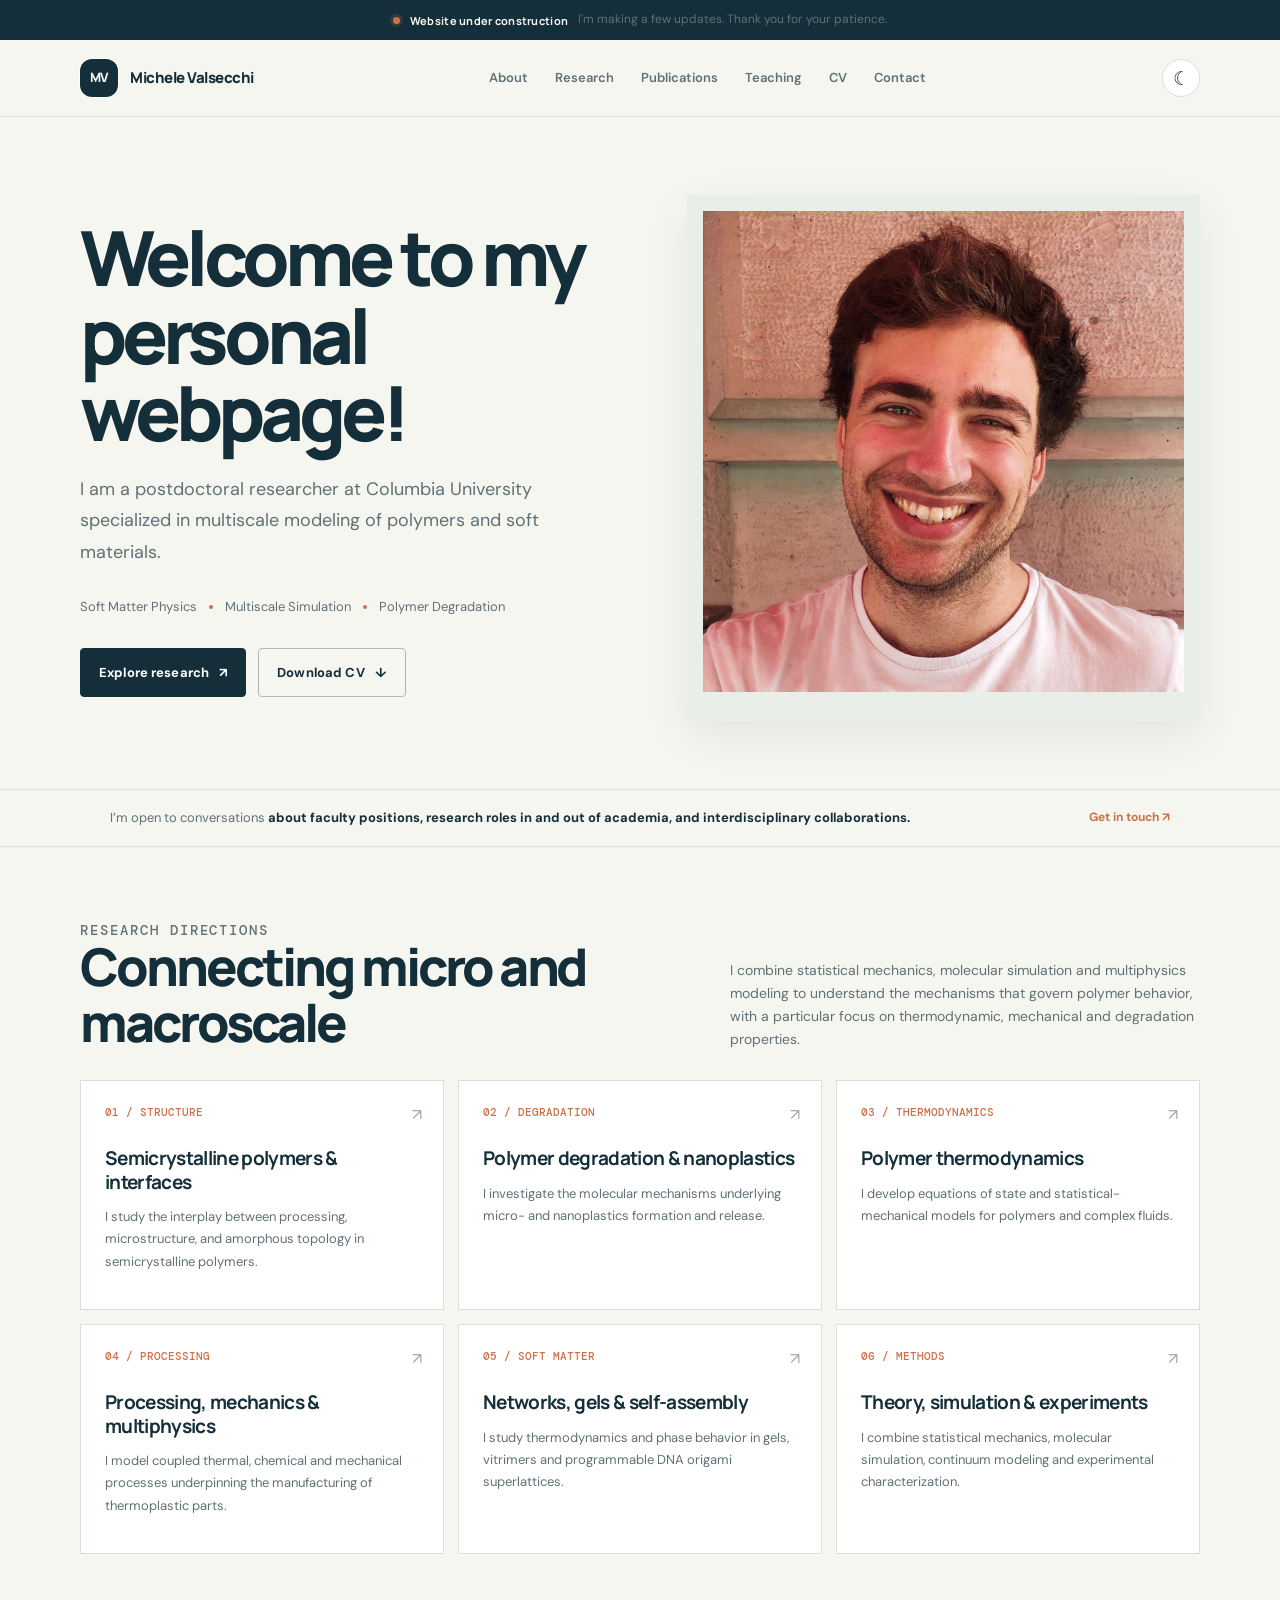
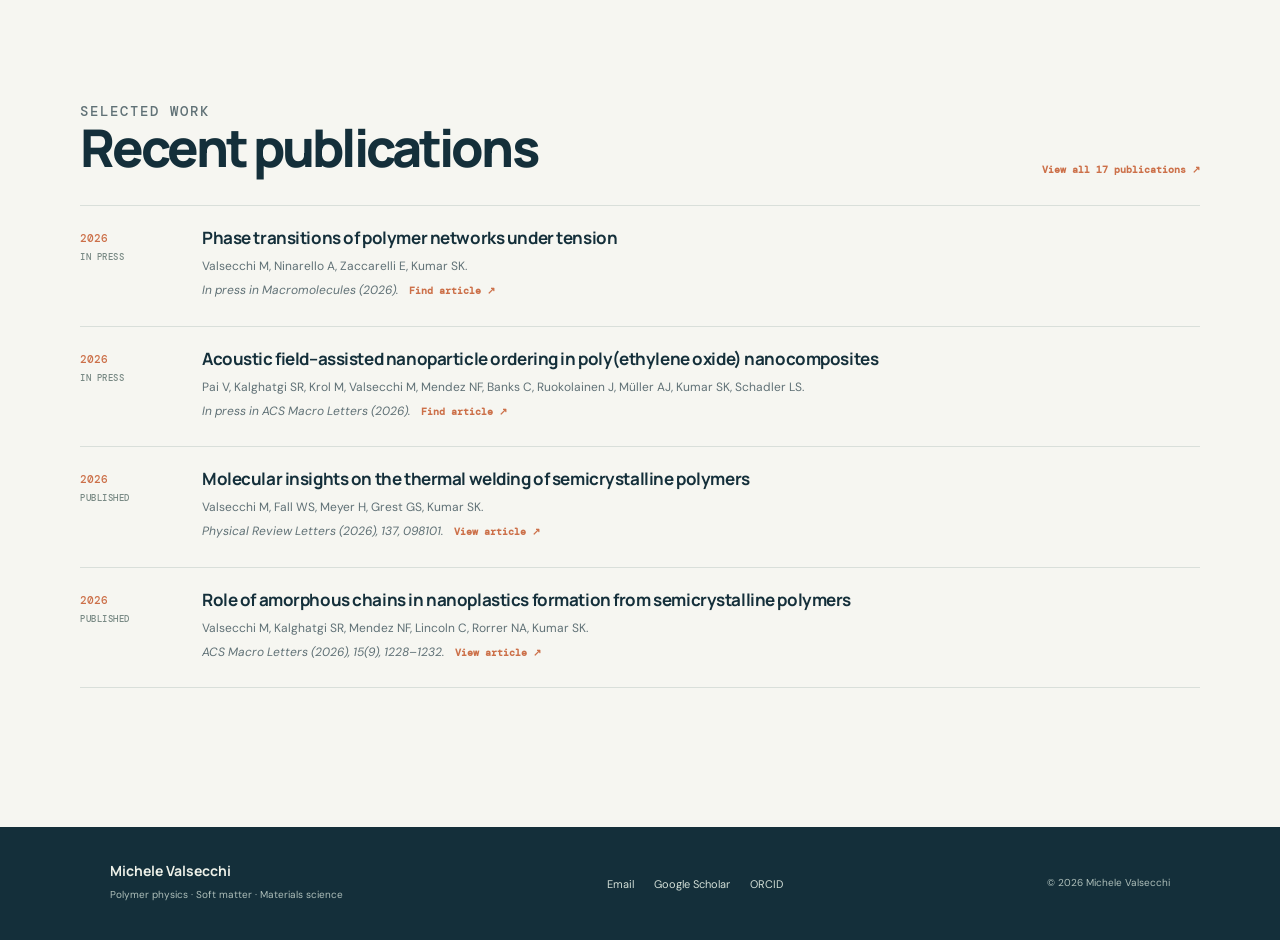
<file: index.html>
<!doctype html>
<html lang="en">
<head>
  <meta charset="utf-8"><meta name="viewport" content="width=device-width, initial-scale=1">
  <meta name="description" content="I use multiscale theory and simulation to study polymers and soft matter.">
  <meta name="author" content="Michele Valsecchi">
  <meta name="theme-color" content="#f6f6f1">
  <title>Home | Michele Valsecchi</title>
  <link rel="icon" href="assets/img/favicon.svg" type="image/svg+xml">
  <link rel="stylesheet" href="assets/css/site.css">
</head>
<body class="home-page">
  <a class="skip-link" href="#main">Skip to content</a>
  <div class="construction-banner"><div class="construction-banner-inner"><span class="construction-indicator" aria-hidden="true"></span><strong>Website under construction</strong><span>I'm making a few updates. Thank you for your patience.</span></div></div>
  <header class="site-header">
    <div class="nav-wrap">
      <a class="brand" href="index.html" aria-label="Michele Valsecchi homepage"><span class="brand-mark">MV</span><span class="brand-name">Michele Valsecchi</span></a>
      <button class="nav-toggle" type="button" aria-expanded="false" aria-controls="site-nav"><span></span><span></span><span class="sr-only">Toggle navigation</span></button>
      <nav class="site-nav" id="site-nav" aria-label="Main navigation"><a href="about.html">About</a><a href="research.html">Research</a><a href="publications.html">Publications</a><a href="teaching.html">Teaching</a><a href="cv.html">CV</a><a href="contact.html">Contact</a></nav>
      <button class="theme-toggle" type="button" aria-label="Switch to dark mode" aria-pressed="false"><span aria-hidden="true">☾</span></button>
    </div>
  </header>
  <main id="main">
<section class="wrap hero">
 <div>
  <h1>Welcome to my personal webpage!</h1>
  <p class="hero-copy">I am a postdoctoral researcher at Columbia University specialized in multiscale modeling of polymers and soft materials.</p>
  <div class="hero-meta"><span>Soft Matter Physics</span><span class="sep"></span><span>Multiscale Simulation</span><span class="sep"></span><span>Polymer Degradation</span></div>
  <div class="actions"><a class="button" href="research.html">Explore research <span aria-hidden="true">↗</span></a><a class="button secondary" href="assets/files/Michele_Valsecchi_CV_Public.pdf" target="_blank">Download CV <span aria-hidden="true">↓</span></a></div>
 </div>
 <div class="hero-art"><img class="home-portrait" src="assets/img/closeup.jpg" alt="Portrait of Michele Valsecchi"><div class="hero-caption"></div></div>
</section>
<section class="availability"><div class="wrap availability-inner"><p>I’m open to conversations <strong>about faculty positions, research roles in and out of academia, and interdisciplinary collaborations.</strong></p><a href="contact.html">Get in touch ↗</a></div></section>
<section class="section wrap">
 <div class="section-head"><div><p class="section-kicker">Research directions</p><h2>Connecting micro and macroscale</h2></div><p>I combine statistical mechanics, molecular simulation and multiphysics modeling to understand the mechanisms that govern polymer behavior, with a particular focus on thermodynamic, mechanical and degradation properties.</p></div>
 <div class="theme-grid">
  <a class="theme-card" href="research.html#semicrystalline"><span class="theme-num">01 / STRUCTURE</span><span class="arrow">↗</span><h3>Semicrystalline polymers & interfaces</h3><p>I study the interplay between processing, microstructure, and amorphous topology in semicrystalline polymers.</p></a>
  <a class="theme-card" href="research.html#degradation"><span class="theme-num">02 / DEGRADATION</span><span class="arrow">↗</span><h3>Polymer degradation & nanoplastics</h3><p>I investigate the molecular mechanisms underlying micro- and nanoplastics formation and release.</p></a>
  <a class="theme-card" href="research.html#thermodynamics"><span class="theme-num">03 / THERMODYNAMICS</span><span class="arrow">↗</span><h3>Polymer thermodynamics</h3><p>I develop equations of state and statistical-mechanical models for polymers and complex fluids.</p></a>
  <a class="theme-card" href="research.html#processing"><span class="theme-num">04 / PROCESSING</span><span class="arrow">↗</span><h3>Processing, mechanics & multiphysics</h3><p>I model coupled thermal, chemical and mechanical processes underpinning the manufacturing of thermoplastic parts.</p></a>
  <a class="theme-card" href="research.html#networks"><span class="theme-num">05 / SOFT MATTER</span><span class="arrow">↗</span><h3>Networks, gels & self-assembly</h3><p>I study thermodynamics and phase behavior in gels, vitrimers and programmable DNA origami superlattices.</p></a>
  <a class="theme-card" href="research.html#methods"><span class="theme-num">06 / METHODS</span><span class="arrow">↗</span><h3>Theory, simulation & experiments</h3><p>I combine statistical mechanics, molecular simulation, continuum modeling and experimental characterization.</p></a>
 </div>
</section>
<section class="section wrap"><div class="section-head"><div><p class="section-kicker">Selected work</p><h2>Recent publications</h2></div><a class="text-link" href="publications.html">View all 17 publications ↗</a></div><div class="publication-list"><article class="publication" data-theme="networks">
      <div class="pub-meta"><span>2026</span><span class="pub-status">In press</span></div>
      <div><h3><a href="https://scholar.google.com/scholar?q=%22Phase+transitions+of+polymer+networks+under+tension%22" target="_blank" rel="noopener">Phase transitions of polymer networks under tension</a></h3>
      <p class="pub-authors">Valsecchi M, Ninarello A, Zaccarelli E, Kumar SK.</p><p class="pub-journal">In press in Macromolecules (2026). <a class="text-link" href="https://scholar.google.com/scholar?q=%22Phase+transitions+of+polymer+networks+under+tension%22" target="_blank" rel="noopener">Find article ↗</a></p></div>
    </article><article class="publication" data-theme="processing">
      <div class="pub-meta"><span>2026</span><span class="pub-status">In press</span></div>
      <div><h3><a href="https://scholar.google.com/scholar?q=%22Acoustic+field%E2%80%93assisted+nanoparticle+ordering+in+poly%28ethylene+oxide%29+nanocomposites%22" target="_blank" rel="noopener">Acoustic field–assisted nanoparticle ordering in poly(ethylene oxide) nanocomposites</a></h3>
      <p class="pub-authors">Pai V, Kalghatgi SR, Krol M, Valsecchi M, Mendez NF, Banks C, Ruokolainen J, Müller AJ, Kumar SK, Schadler LS.</p><p class="pub-journal">In press in ACS Macro Letters (2026). <a class="text-link" href="https://scholar.google.com/scholar?q=%22Acoustic+field%E2%80%93assisted+nanoparticle+ordering+in+poly%28ethylene+oxide%29+nanocomposites%22" target="_blank" rel="noopener">Find article ↗</a></p></div>
    </article><article class="publication" data-theme="semicrystalline">
      <div class="pub-meta"><span>2026</span><span class="pub-status">Published</span></div>
      <div><h3><a href="https://doi.org/10.1103/dbck-v8nm" target="_blank" rel="noopener">Molecular insights on the thermal welding of semicrystalline polymers</a></h3>
      <p class="pub-authors">Valsecchi M, Fall WS, Meyer H, Grest GS, Kumar SK.</p><p class="pub-journal">Physical Review Letters (2026), 137, 098101. <a class="text-link" href="https://doi.org/10.1103/dbck-v8nm" target="_blank" rel="noopener">View article ↗</a></p></div>
    </article><article class="publication" data-theme="degradation">
      <div class="pub-meta"><span>2026</span><span class="pub-status">Published</span></div>
      <div><h3><a href="https://doi.org/10.1021/acsmacrolett.6c00299" target="_blank" rel="noopener">Role of amorphous chains in nanoplastics formation from semicrystalline polymers</a></h3>
      <p class="pub-authors">Valsecchi M, Kalghatgi SR, Mendez NF, Lincoln C, Rorrer NA, Kumar SK.</p><p class="pub-journal">ACS Macro Letters (2026), 15(9), 1228–1232. <a class="text-link" href="https://doi.org/10.1021/acsmacrolett.6c00299" target="_blank" rel="noopener">View article ↗</a></p></div>
    </article></div></section>
</main>
  <footer class="site-footer"><div class="footer-inner"><div><strong>Michele Valsecchi</strong><span>Polymer physics · Soft matter · Materials science</span></div><div class="footer-links"><a href="mailto:valsecchi.michele@outlook.com">Email</a><a href="https://scholar.google.com/citations?user=m1rhpZUAAAAJ" target="_blank" rel="noopener">Google Scholar</a><a href="https://orcid.org/0000-0003-1835-3552" target="_blank" rel="noopener">ORCID</a></div><small>© <span data-year>2026</span> Michele Valsecchi</small></div></footer>
  <script src="assets/js/site.js" defer></script>
</body></html>
</file>
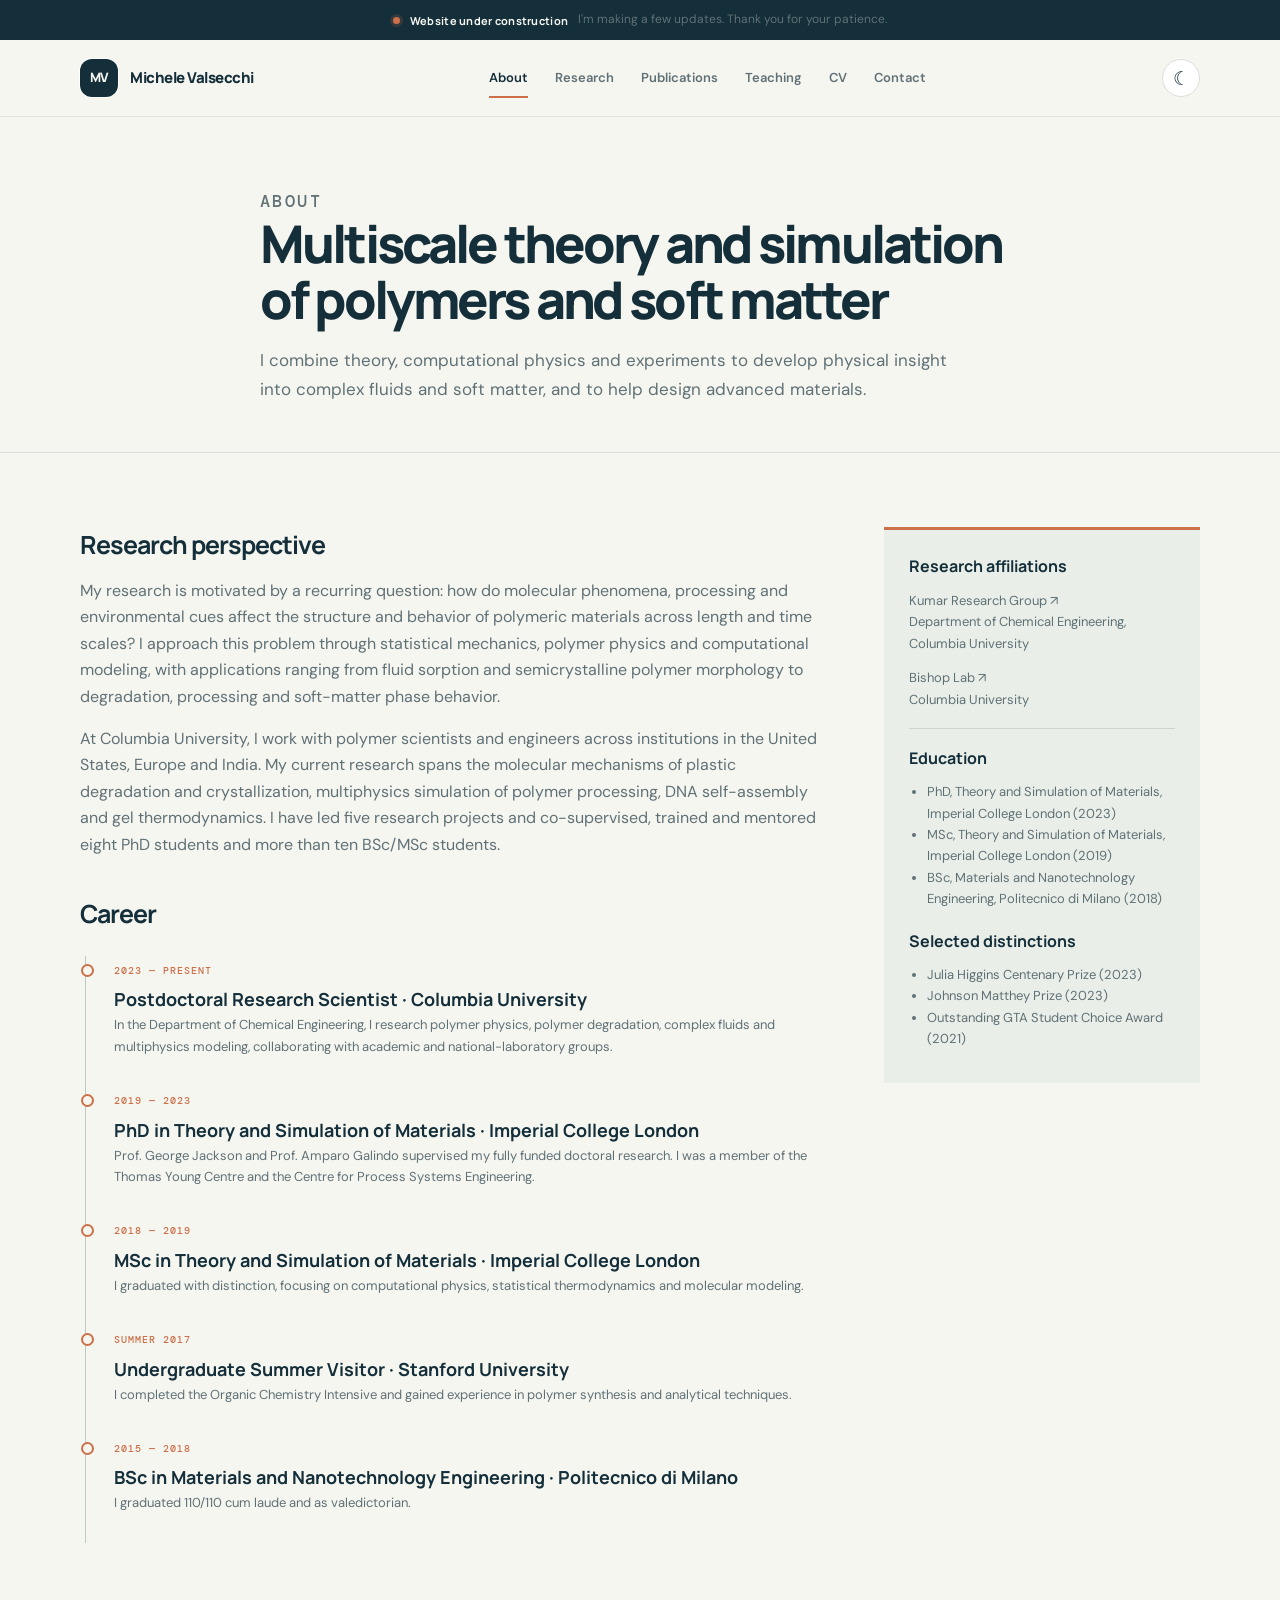
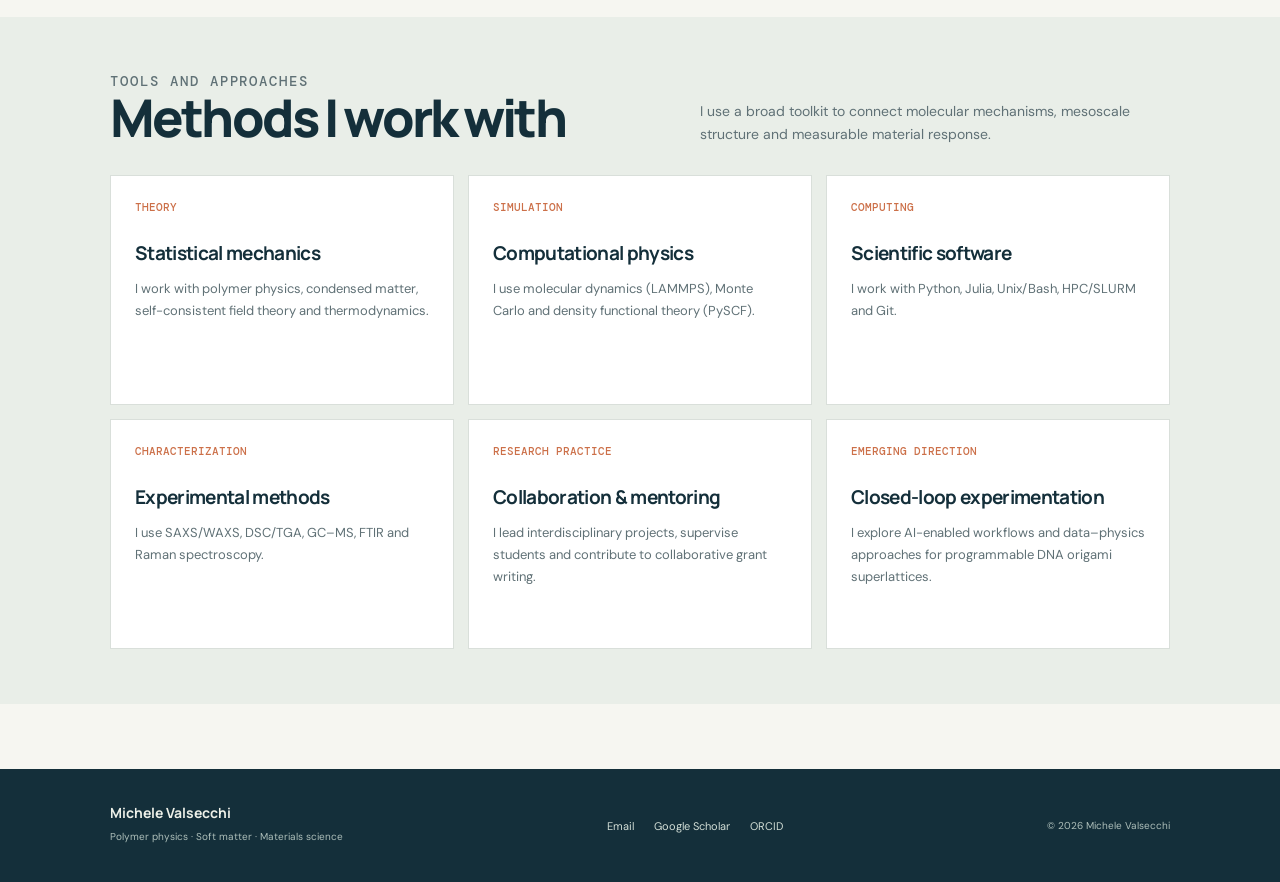
<file: about.html>
<!doctype html>
<html lang="en">
<head>
  <meta charset="utf-8"><meta name="viewport" content="width=device-width, initial-scale=1">
  <meta name="description" content="I use multiscale theory and simulation to study polymers and soft matter.">
  <meta name="author" content="Michele Valsecchi">
  <meta name="theme-color" content="#f6f6f1">
  <title>About | Michele Valsecchi</title>
  <link rel="icon" href="assets/img/favicon.svg" type="image/svg+xml">
  <link rel="stylesheet" href="assets/css/site.css">
</head>
<body>
  <a class="skip-link" href="#main">Skip to content</a>
  <div class="construction-banner"><div class="construction-banner-inner"><span class="construction-indicator" aria-hidden="true"></span><strong>Website under construction</strong><span>I'm making a few updates. Thank you for your patience.</span></div></div>
  <header class="site-header">
    <div class="nav-wrap">
      <a class="brand" href="index.html" aria-label="Michele Valsecchi homepage"><span class="brand-mark">MV</span><span class="brand-name">Michele Valsecchi</span></a>
      <button class="nav-toggle" type="button" aria-expanded="false" aria-controls="site-nav"><span></span><span></span><span class="sr-only">Toggle navigation</span></button>
      <nav class="site-nav" id="site-nav" aria-label="Main navigation"><a href="about.html" aria-current="page">About</a><a href="research.html">Research</a><a href="publications.html">Publications</a><a href="teaching.html">Teaching</a><a href="cv.html">CV</a><a href="contact.html">Contact</a></nav>
      <button class="theme-toggle" type="button" aria-label="Switch to dark mode" aria-pressed="false"><span aria-hidden="true">☾</span></button>
    </div>
  </header>
  <main id="main">
<section class="page-hero"><div class="wrap page-heading"><p class="eyebrow">About</p><h1>Multiscale theory and simulation of polymers and soft matter</h1><p>I combine theory, computational physics and experiments to develop physical insight into complex fluids and soft matter, and to help design advanced materials.</p></div></section>
<section class="section wrap"><div class="content-grid"><div class="prose">
 <h2>Research perspective</h2><p>My research is motivated by a recurring question: how do molecular phenomena, processing and environmental cues affect the structure and behavior of polymeric materials across length and time scales? I approach this problem through statistical mechanics, polymer physics and computational modeling, with applications ranging from fluid sorption and semicrystalline polymer morphology to degradation, processing and soft-matter phase behavior.</p>
 <p>At Columbia University, I work with polymer scientists and engineers across institutions in the United States, Europe and India. My current research spans the molecular mechanisms of plastic degradation and crystallization, multiphysics simulation of polymer processing, DNA self-assembly and gel thermodynamics. I have led five research projects and co-supervised, trained and mentored eight PhD students and more than ten BSc/MSc students.</p>
 <h2>Career</h2><div class="timeline">
  <div class="timeline-item"><span class="timeline-date">2023 — present</span><h3>Postdoctoral Research Scientist · Columbia University</h3><p>In the Department of Chemical Engineering, I research polymer physics, polymer degradation, complex fluids and multiphysics modeling, collaborating with academic and national-laboratory groups.</p></div>
  <div class="timeline-item"><span class="timeline-date">2019 — 2023</span><h3>PhD in Theory and Simulation of Materials · Imperial College London</h3><p>Prof. George Jackson and Prof. Amparo Galindo supervised my fully funded doctoral research. I was a member of the Thomas Young Centre and the Centre for Process Systems Engineering.</p></div>
  <div class="timeline-item"><span class="timeline-date">2018 — 2019</span><h3>MSc in Theory and Simulation of Materials · Imperial College London</h3><p>I graduated with distinction, focusing on computational physics, statistical thermodynamics and molecular modeling.</p></div>
  <div class="timeline-item"><span class="timeline-date">Summer 2017</span><h3>Undergraduate Summer Visitor · Stanford University</h3><p>I completed the Organic Chemistry Intensive and gained experience in polymer synthesis and analytical techniques.</p></div>
  <div class="timeline-item"><span class="timeline-date">2015 — 2018</span><h3>BSc in Materials and Nanotechnology Engineering · Politecnico di Milano</h3><p>I graduated 110/110 cum laude and as valedictorian.</p></div>
 </div>
 </div><aside class="side-note"><h3>Research affiliations</h3><p><a href="https://kumar.cheme.columbia.edu/people/michele-valsecchi" target="_blank" rel="noopener">Kumar Research Group ↗</a><br>Department of Chemical Engineering, Columbia University</p><p><a href="https://bishop.cheme.columbia.edu/directory" target="_blank" rel="noopener">Bishop Lab ↗</a><br>Columbia University</p><hr style="border:0;border-top:1px solid #cbd5ce;margin:18px 0"><h3>Education</h3><ul><li>PhD, Theory and Simulation of Materials, Imperial College London (2023)</li><li>MSc, Theory and Simulation of Materials, Imperial College London (2019)</li><li>BSc, Materials and Nanotechnology Engineering, Politecnico di Milano (2018)</li></ul><h3 style="margin-top:20px">Selected distinctions</h3><ul><li>Julia Higgins Centenary Prize (2023)</li><li>Johnson Matthey Prize (2023)</li><li>Outstanding GTA Student Choice Award (2021)</li></ul></aside></div></section>
<section class="section compact sage-surface"><div class="wrap"><div class="section-head"><div><p class="section-kicker">Tools and approaches</p><h2>Methods I work with</h2></div><p>I use a broad toolkit to connect molecular mechanisms, mesoscale structure and measurable material response.</p></div><div class="theme-grid">
 <div class="theme-card"><span class="theme-num">THEORY</span><h3>Statistical mechanics</h3><p>I work with polymer physics, condensed matter, self-consistent field theory and thermodynamics.</p></div>
 <div class="theme-card"><span class="theme-num">SIMULATION</span><h3>Computational physics</h3><p>I use molecular dynamics (LAMMPS), Monte Carlo and density functional theory (PySCF).</p></div>
 <div class="theme-card"><span class="theme-num">COMPUTING</span><h3>Scientific software</h3><p>I work with Python, Julia, Unix/Bash, HPC/SLURM and Git.</p></div>
 <div class="theme-card"><span class="theme-num">CHARACTERIZATION</span><h3>Experimental methods</h3><p>I use SAXS/WAXS, DSC/TGA, GC–MS, FTIR and Raman spectroscopy.</p></div>
 <div class="theme-card"><span class="theme-num">RESEARCH PRACTICE</span><h3>Collaboration & mentoring</h3><p>I lead interdisciplinary projects, supervise students and contribute to collaborative grant writing.</p></div>
 <div class="theme-card"><span class="theme-num">EMERGING DIRECTION</span><h3>Closed-loop experimentation</h3><p>I explore AI-enabled workflows and data–physics approaches for programmable DNA origami superlattices.</p></div>
 </div></div></section>
</main>
  <footer class="site-footer"><div class="footer-inner"><div><strong>Michele Valsecchi</strong><span>Polymer physics · Soft matter · Materials science</span></div><div class="footer-links"><a href="mailto:valsecchi.michele@outlook.com">Email</a><a href="https://scholar.google.com/citations?user=m1rhpZUAAAAJ" target="_blank" rel="noopener">Google Scholar</a><a href="https://orcid.org/0000-0003-1835-3552" target="_blank" rel="noopener">ORCID</a></div><small>© <span data-year>2026</span> Michele Valsecchi</small></div></footer>
  <script src="assets/js/site.js" defer></script>
</body></html>
</file>
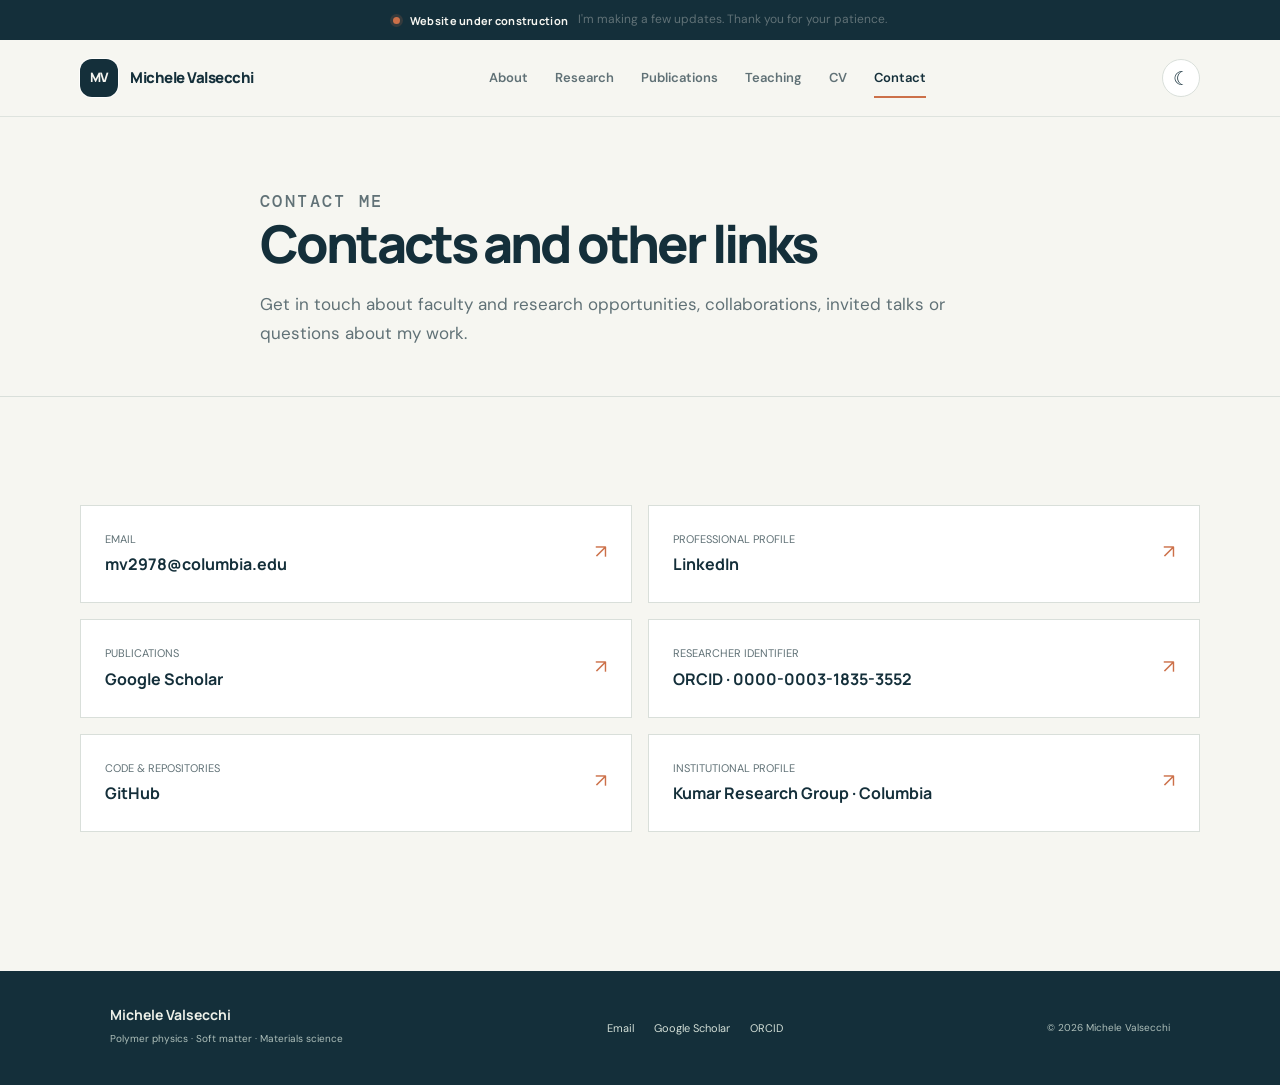
<file: contact.html>
<!doctype html>
<html lang="en">
<head>
  <meta charset="utf-8"><meta name="viewport" content="width=device-width, initial-scale=1">
  <meta name="description" content="Contact me for research, faculty hiring, or collaboration.">
  <meta name="author" content="Michele Valsecchi">
  <meta name="theme-color" content="#f6f6f1">
  <title>Contact | Michele Valsecchi</title>
  <link rel="icon" href="assets/img/favicon.svg" type="image/svg+xml">
  <link rel="stylesheet" href="assets/css/site.css">
</head>
<body>
  <a class="skip-link" href="#main">Skip to content</a>
  <div class="construction-banner"><div class="construction-banner-inner"><span class="construction-indicator" aria-hidden="true"></span><strong>Website under construction</strong><span>I'm making a few updates. Thank you for your patience.</span></div></div>
  <header class="site-header">
    <div class="nav-wrap">
      <a class="brand" href="index.html" aria-label="Michele Valsecchi homepage"><span class="brand-mark">MV</span><span class="brand-name">Michele Valsecchi</span></a>
      <button class="nav-toggle" type="button" aria-expanded="false" aria-controls="site-nav"><span></span><span></span><span class="sr-only">Toggle navigation</span></button>
      <nav class="site-nav" id="site-nav" aria-label="Main navigation"><a href="about.html">About</a><a href="research.html">Research</a><a href="publications.html">Publications</a><a href="teaching.html">Teaching</a><a href="cv.html">CV</a><a href="contact.html" aria-current="page">Contact</a></nav>
      <button class="theme-toggle" type="button" aria-label="Switch to dark mode" aria-pressed="false"><span aria-hidden="true">☾</span></button>
    </div>
  </header>
  <main id="main">
<section class="page-hero"><div class="wrap page-heading"><p class="eyebrow">Contact me</p><h1>Contacts and other links</h1><p>Get in touch about faculty and research opportunities, collaborations, invited talks or questions about my work.</p></div></section>
<section class="section wrap"><div class="contact-grid">
 <a class="contact-card" href="mailto:valsecchi.michele@outlook.com"><div><span>EMAIL</span><strong>mv2978@columbia.edu</strong></div><span class="out">↗</span></a>
 <a class="contact-card" href="https://www.linkedin.com/in/michele-valsecchi/" target="_blank" rel="noopener"><div><span>PROFESSIONAL PROFILE</span><strong>LinkedIn</strong></div><span class="out">↗</span></a>
 <a class="contact-card" href="https://scholar.google.com/citations?user=m1rhpZUAAAAJ" target="_blank" rel="noopener"><div><span>PUBLICATIONS</span><strong>Google Scholar</strong></div><span class="out">↗</span></a>
 <a class="contact-card" href="https://orcid.org/0000-0003-1835-3552" target="_blank" rel="noopener"><div><span>RESEARCHER IDENTIFIER</span><strong>ORCID · 0000-0003-1835-3552</strong></div><span class="out">↗</span></a>
 <a class="contact-card" href="https://github.com/michelevalsecchi/" target="_blank" rel="noopener"><div><span>CODE & REPOSITORIES</span><strong>GitHub</strong></div><span class="out">↗</span></a>
 <a class="contact-card" href="https://kumar.cheme.columbia.edu/people/michele-valsecchi" target="_blank" rel="noopener"><div><span>INSTITUTIONAL PROFILE</span><strong>Kumar Research Group · Columbia</strong></div><span class="out">↗</span></a>
</div></section>
</main>
  <footer class="site-footer"><div class="footer-inner"><div><strong>Michele Valsecchi</strong><span>Polymer physics · Soft matter · Materials science</span></div><div class="footer-links"><a href="mailto:mv2978@columbia.edu">Email</a><a href="https://scholar.google.com/citations?user=m1rhpZUAAAAJ" target="_blank" rel="noopener">Google Scholar</a><a href="https://orcid.org/0000-0003-1835-3552" target="_blank" rel="noopener">ORCID</a></div><small>© <span data-year>2026</span> Michele Valsecchi</small></div></footer>
  <script src="assets/js/site.js" defer></script>
</body></html>
</file>
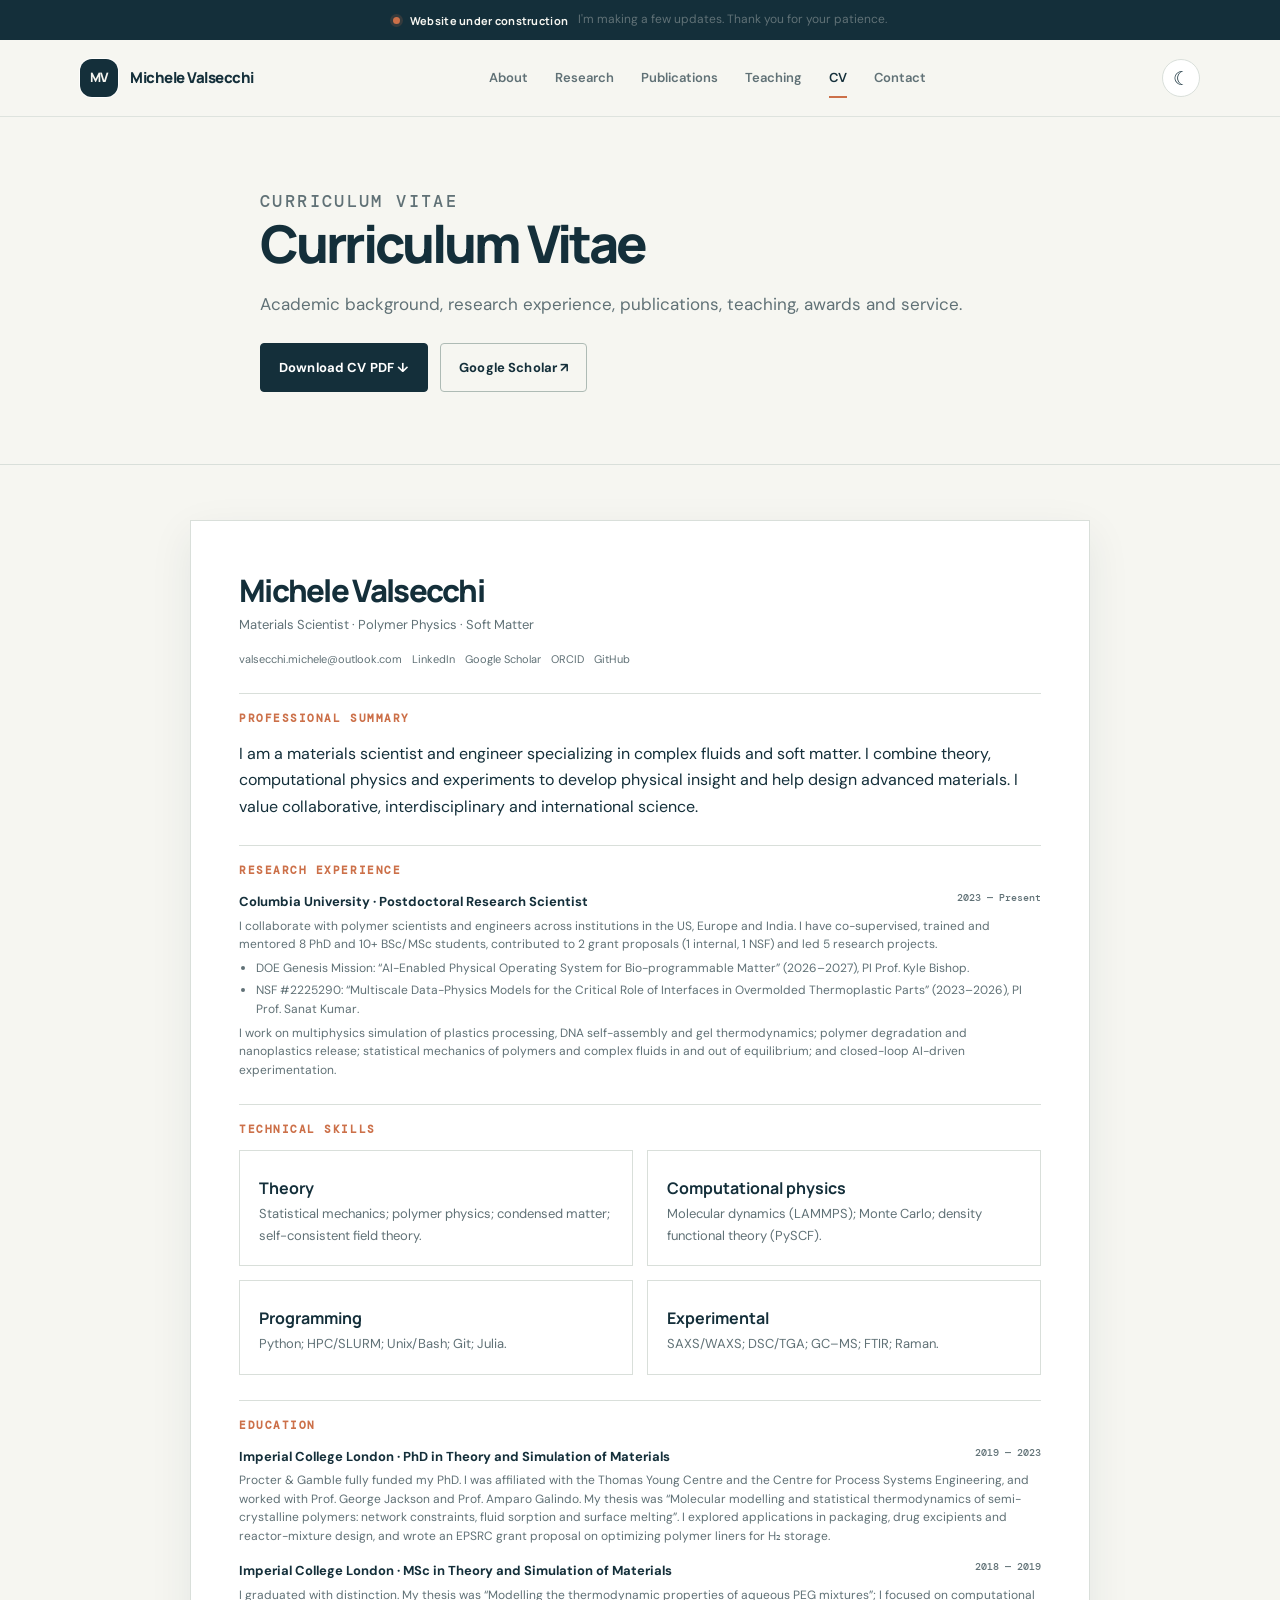
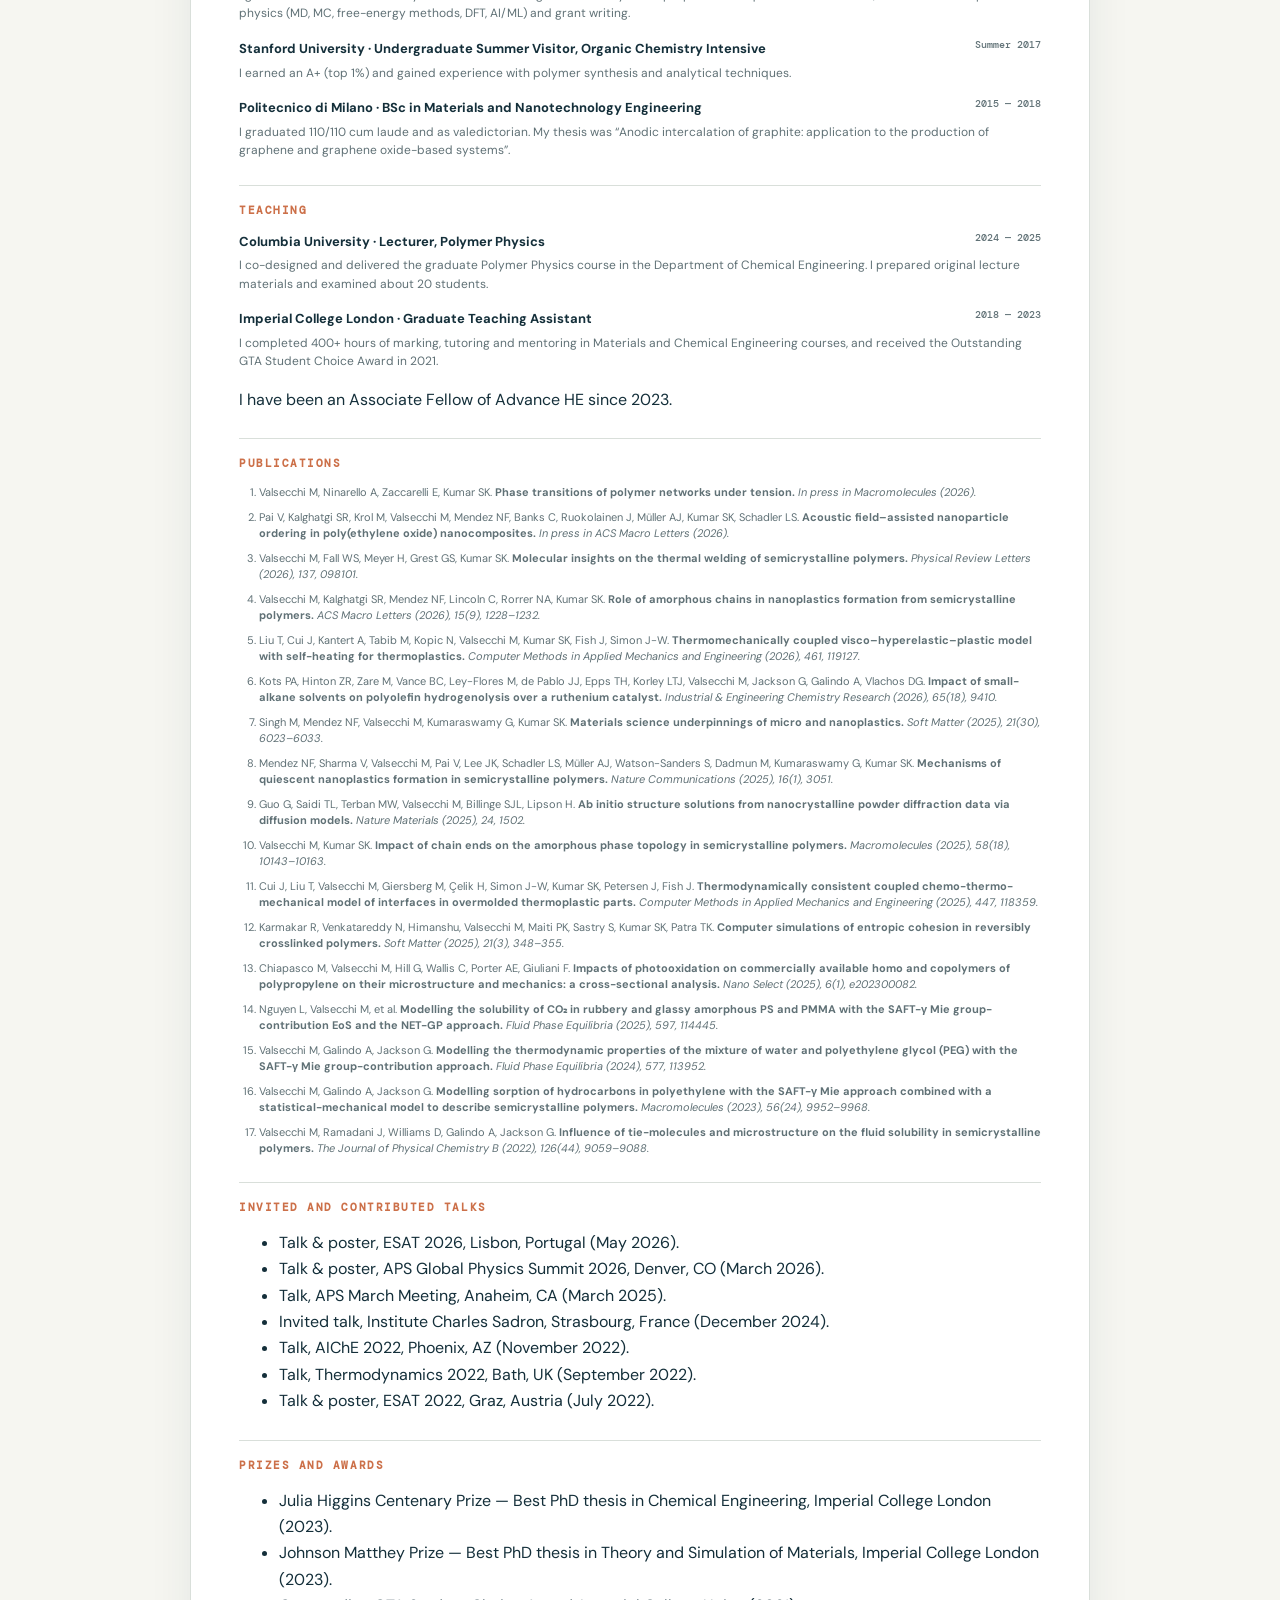
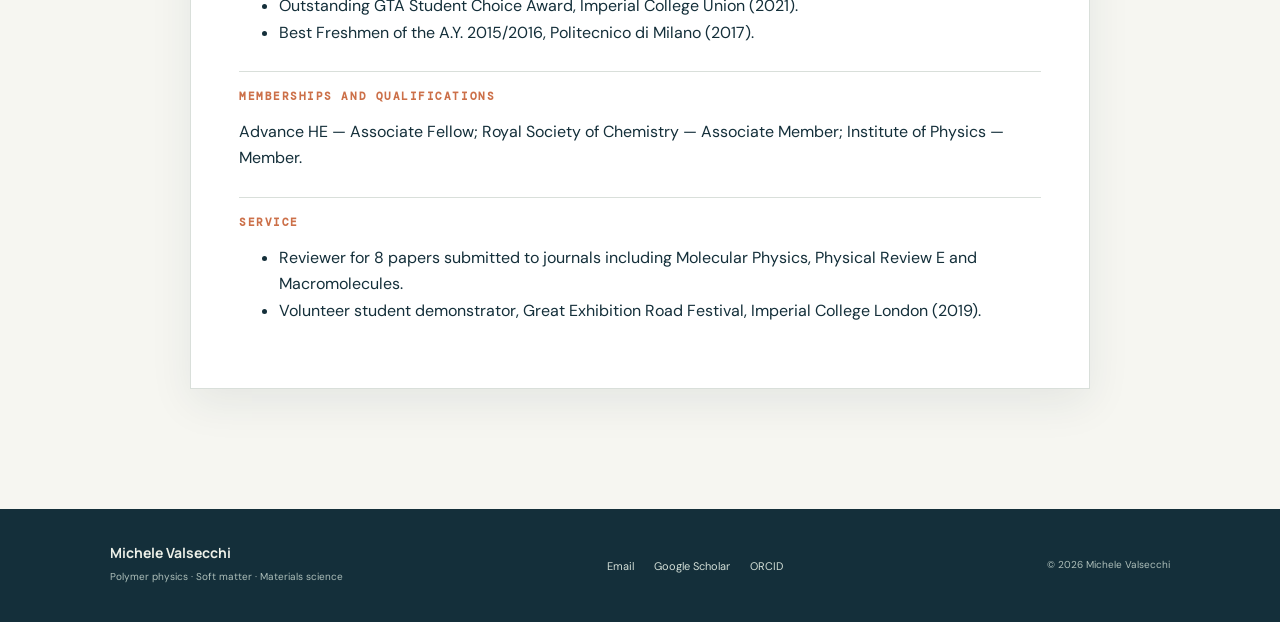
<file: cv.html>
<!doctype html>
<html lang="en">
<head>
  <meta charset="utf-8"><meta name="viewport" content="width=device-width, initial-scale=1">
  <meta name="description" content="Curriculum vitae: research, education, teaching, publications and awards.">
  <meta name="author" content="Michele Valsecchi">
  <meta name="theme-color" content="#f6f6f1">
  <title>CV | Michele Valsecchi</title>
  <link rel="icon" href="assets/img/favicon.svg" type="image/svg+xml">
  <link rel="stylesheet" href="assets/css/site.css">
</head>
<body>
  <a class="skip-link" href="#main">Skip to content</a>
  <div class="construction-banner"><div class="construction-banner-inner"><span class="construction-indicator" aria-hidden="true"></span><strong>Website under construction</strong><span>I'm making a few updates. Thank you for your patience.</span></div></div>
  <header class="site-header">
    <div class="nav-wrap">
      <a class="brand" href="index.html" aria-label="Michele Valsecchi homepage"><span class="brand-mark">MV</span><span class="brand-name">Michele Valsecchi</span></a>
      <button class="nav-toggle" type="button" aria-expanded="false" aria-controls="site-nav"><span></span><span></span><span class="sr-only">Toggle navigation</span></button>
      <nav class="site-nav" id="site-nav" aria-label="Main navigation"><a href="about.html">About</a><a href="research.html">Research</a><a href="publications.html">Publications</a><a href="teaching.html">Teaching</a><a href="cv.html" aria-current="page">CV</a><a href="contact.html">Contact</a></nav>
      <button class="theme-toggle" type="button" aria-label="Switch to dark mode" aria-pressed="false"><span aria-hidden="true">☾</span></button>
    </div>
  </header>
  <main id="main">
<section class="page-hero"><div class="wrap page-heading"><p class="eyebrow">Curriculum vitae</p><h1>Curriculum Vitae</h1><p>Academic background, research experience, publications, teaching, awards and service.</p><div class="cv-toolbar"><a class="button" href="assets/files/Michele_Valsecchi_CV_Public.pdf" download>Download CV PDF ↓</a><a class="button secondary" href="https://scholar.google.com/citations?user=m1rhpZUAAAAJ" target="_blank" rel="noopener">Google Scholar ↗</a></div></div></section>
<section class="section wrap compact"><div class="cv-document">
 <h2 class="cv-name">Michele Valsecchi</h2><p class="cv-subtitle">Materials Scientist · Polymer Physics · Soft Matter</p><div class="cv-links"><a href="mailto:valsecchi.michele@outlook.com">valsecchi.michele@outlook.com</a><a href="https://www.linkedin.com/in/michele-valsecchi/" target="_blank">LinkedIn</a><a href="https://scholar.google.com/citations?user=m1rhpZUAAAAJ" target="_blank">Google Scholar</a><a href="https://orcid.org/0000-0003-1835-3552" target="_blank">ORCID</a><a href="https://github.com/michelevalsecchi/" target="_blank">GitHub</a></div>
 <div class="cv-section"><h2>Professional summary</h2><p>I am a materials scientist and engineer specializing in complex fluids and soft matter. I combine theory, computational physics and experiments to develop physical insight and help design advanced materials. I value collaborative, interdisciplinary and international science.</p></div>
 <div class="cv-section"><h2>Research experience</h2><div class="cv-entry"><div class="cv-entry-head"><strong>Columbia University · Postdoctoral Research Scientist</strong><span class="cv-entry-date">2023 — Present</span></div><p>I collaborate with polymer scientists and engineers across institutions in the US, Europe and India. I have co-supervised, trained and mentored 8 PhD and 10+ BSc/MSc students, contributed to 2 grant proposals (1 internal, 1 NSF) and led 5 research projects.</p><ul><li>DOE Genesis Mission: “AI-Enabled Physical Operating System for Bio-programmable Matter” (2026–2027), PI Prof. Kyle Bishop.</li><li>NSF #2225290: “Multiscale Data-Physics Models for the Critical Role of Interfaces in Overmolded Thermoplastic Parts” (2023–2026), PI Prof. Sanat Kumar.</li></ul><p>I work on multiphysics simulation of plastics processing, DNA self-assembly and gel thermodynamics; polymer degradation and nanoplastics release; statistical mechanics of polymers and complex fluids in and out of equilibrium; and closed-loop AI-driven experimentation.</p></div></div>
 <div class="cv-section"><h2>Technical skills</h2><div class="education-list"><div class="education-item"><h3>Theory</h3><p>Statistical mechanics; polymer physics; condensed matter; self-consistent field theory.</p></div><div class="education-item"><h3>Computational physics</h3><p>Molecular dynamics (LAMMPS); Monte Carlo; density functional theory (PySCF).</p></div><div class="education-item"><h3>Programming</h3><p>Python; HPC/SLURM; Unix/Bash; Git; Julia.</p></div><div class="education-item"><h3>Experimental</h3><p>SAXS/WAXS; DSC/TGA; GC–MS; FTIR; Raman.</p></div></div></div>
 <div class="cv-section"><h2>Education</h2>
  <div class="cv-entry"><div class="cv-entry-head"><strong>Imperial College London · PhD in Theory and Simulation of Materials</strong><span class="cv-entry-date">2019 — 2023</span></div><p>Procter & Gamble fully funded my PhD. I was affiliated with the Thomas Young Centre and the Centre for Process Systems Engineering, and worked with Prof. George Jackson and Prof. Amparo Galindo. My thesis was “Molecular modelling and statistical thermodynamics of semi-crystalline polymers: network constraints, fluid sorption and surface melting”. I explored applications in packaging, drug excipients and reactor-mixture design, and wrote an EPSRC grant proposal on optimizing polymer liners for H₂ storage.</p></div>
  <div class="cv-entry"><div class="cv-entry-head"><strong>Imperial College London · MSc in Theory and Simulation of Materials</strong><span class="cv-entry-date">2018 — 2019</span></div><p>I graduated with distinction. My thesis was “Modelling the thermodynamic properties of aqueous PEG mixtures”; I focused on computational physics (MD, MC, free-energy methods, DFT, AI/ML) and grant writing.</p></div>
  <div class="cv-entry"><div class="cv-entry-head"><strong>Stanford University · Undergraduate Summer Visitor, Organic Chemistry Intensive</strong><span class="cv-entry-date">Summer 2017</span></div><p>I earned an A+ (top 1%) and gained experience with polymer synthesis and analytical techniques.</p></div>
  <div class="cv-entry"><div class="cv-entry-head"><strong>Politecnico di Milano · BSc in Materials and Nanotechnology Engineering</strong><span class="cv-entry-date">2015 — 2018</span></div><p>I graduated 110/110 cum laude and as valedictorian. My thesis was “Anodic intercalation of graphite: application to the production of graphene and graphene oxide-based systems”.</p></div>
 </div>
 <div class="cv-section"><h2>Teaching</h2><div class="cv-entry"><div class="cv-entry-head"><strong>Columbia University · Lecturer, Polymer Physics</strong><span class="cv-entry-date">2024 — 2025</span></div><p>I co-designed and delivered the graduate Polymer Physics course in the Department of Chemical Engineering. I prepared original lecture materials and examined about 20 students.</p></div><div class="cv-entry"><div class="cv-entry-head"><strong>Imperial College London · Graduate Teaching Assistant</strong><span class="cv-entry-date">2018 — 2023</span></div><p>I completed 400+ hours of marking, tutoring and mentoring in Materials and Chemical Engineering courses, and received the Outstanding GTA Student Choice Award in 2021.</p></div><p>I have been an Associate Fellow of Advance HE since 2023.</p></div>
 <div class="cv-section"><h2>Publications</h2><ol class="cv-pubs"><li>Valsecchi M, Ninarello A, Zaccarelli E, Kumar SK. <strong>Phase transitions of polymer networks under tension.</strong> <em>In press in Macromolecules (2026).</em></li><li>Pai V, Kalghatgi SR, Krol M, Valsecchi M, Mendez NF, Banks C, Ruokolainen J, Müller AJ, Kumar SK, Schadler LS. <strong>Acoustic field–assisted nanoparticle ordering in poly(ethylene oxide) nanocomposites.</strong> <em>In press in ACS Macro Letters (2026).</em></li><li>Valsecchi M, Fall WS, Meyer H, Grest GS, Kumar SK. <strong>Molecular insights on the thermal welding of semicrystalline polymers.</strong> <em>Physical Review Letters (2026), 137, 098101.</em></li><li>Valsecchi M, Kalghatgi SR, Mendez NF, Lincoln C, Rorrer NA, Kumar SK. <strong>Role of amorphous chains in nanoplastics formation from semicrystalline polymers.</strong> <em>ACS Macro Letters (2026), 15(9), 1228–1232.</em></li><li>Liu T, Cui J, Kantert A, Tabib M, Kopic N, Valsecchi M, Kumar SK, Fish J, Simon J-W. <strong>Thermomechanically coupled visco–hyperelastic–plastic model with self-heating for thermoplastics.</strong> <em>Computer Methods in Applied Mechanics and Engineering (2026), 461, 119127.</em></li><li>Kots PA, Hinton ZR, Zare M, Vance BC, Ley-Flores M, de Pablo JJ, Epps TH, Korley LTJ, Valsecchi M, Jackson G, Galindo A, Vlachos DG. <strong>Impact of small-alkane solvents on polyolefin hydrogenolysis over a ruthenium catalyst.</strong> <em>Industrial &amp; Engineering Chemistry Research (2026), 65(18), 9410.</em></li><li>Singh M, Mendez NF, Valsecchi M, Kumaraswamy G, Kumar SK. <strong>Materials science underpinnings of micro and nanoplastics.</strong> <em>Soft Matter (2025), 21(30), 6023–6033.</em></li><li>Mendez NF, Sharma V, Valsecchi M, Pai V, Lee JK, Schadler LS, Müller AJ, Watson-Sanders S, Dadmun M, Kumaraswamy G, Kumar SK. <strong>Mechanisms of quiescent nanoplastics formation in semicrystalline polymers.</strong> <em>Nature Communications (2025), 16(1), 3051.</em></li><li>Guo G, Saidi TL, Terban MW, Valsecchi M, Billinge SJL, Lipson H. <strong>Ab initio structure solutions from nanocrystalline powder diffraction data via diffusion models.</strong> <em>Nature Materials (2025), 24, 1502.</em></li><li>Valsecchi M, Kumar SK. <strong>Impact of chain ends on the amorphous phase topology in semicrystalline polymers.</strong> <em>Macromolecules (2025), 58(18), 10143–10163.</em></li><li>Cui J, Liu T, Valsecchi M, Giersberg M, Çelik H, Simon J-W, Kumar SK, Petersen J, Fish J. <strong>Thermodynamically consistent coupled chemo-thermo-mechanical model of interfaces in overmolded thermoplastic parts.</strong> <em>Computer Methods in Applied Mechanics and Engineering (2025), 447, 118359.</em></li><li>Karmakar R, Venkatareddy N, Himanshu, Valsecchi M, Maiti PK, Sastry S, Kumar SK, Patra TK. <strong>Computer simulations of entropic cohesion in reversibly crosslinked polymers.</strong> <em>Soft Matter (2025), 21(3), 348–355.</em></li><li>Chiapasco M, Valsecchi M, Hill G, Wallis C, Porter AE, Giuliani F. <strong>Impacts of photooxidation on commercially available homo and copolymers of polypropylene on their microstructure and mechanics: a cross-sectional analysis.</strong> <em>Nano Select (2025), 6(1), e202300082.</em></li><li>Nguyen L, Valsecchi M, et al. <strong>Modelling the solubility of CO₂ in rubbery and glassy amorphous PS and PMMA with the SAFT-γ Mie group-contribution EoS and the NET-GP approach.</strong> <em>Fluid Phase Equilibria (2025), 597, 114445.</em></li><li>Valsecchi M, Galindo A, Jackson G. <strong>Modelling the thermodynamic properties of the mixture of water and polyethylene glycol (PEG) with the SAFT-γ Mie group-contribution approach.</strong> <em>Fluid Phase Equilibria (2024), 577, 113952.</em></li><li>Valsecchi M, Galindo A, Jackson G. <strong>Modelling sorption of hydrocarbons in polyethylene with the SAFT-γ Mie approach combined with a statistical-mechanical model to describe semicrystalline polymers.</strong> <em>Macromolecules (2023), 56(24), 9952–9968.</em></li><li>Valsecchi M, Ramadani J, Williams D, Galindo A, Jackson G. <strong>Influence of tie-molecules and microstructure on the fluid solubility in semicrystalline polymers.</strong> <em>The Journal of Physical Chemistry B (2022), 126(44), 9059–9088.</em></li></ol></div>
 <div class="cv-section"><h2>Invited and contributed talks</h2><ul><li>Talk & poster, ESAT 2026, Lisbon, Portugal (May 2026).</li><li>Talk & poster, APS Global Physics Summit 2026, Denver, CO (March 2026).</li><li>Talk, APS March Meeting, Anaheim, CA (March 2025).</li><li>Invited talk, Institute Charles Sadron, Strasbourg, France (December 2024).</li><li>Talk, AIChE 2022, Phoenix, AZ (November 2022).</li><li>Talk, Thermodynamics 2022, Bath, UK (September 2022).</li><li>Talk & poster, ESAT 2022, Graz, Austria (July 2022).</li></ul></div>
 <div class="cv-section"><h2>Prizes and awards</h2><ul><li>Julia Higgins Centenary Prize — Best PhD thesis in Chemical Engineering, Imperial College London (2023).</li><li>Johnson Matthey Prize — Best PhD thesis in Theory and Simulation of Materials, Imperial College London (2023).</li><li>Outstanding GTA Student Choice Award, Imperial College Union (2021).</li><li>Best Freshmen of the A.Y. 2015/2016, Politecnico di Milano (2017).</li></ul></div>
 <div class="cv-section"><h2>Memberships and qualifications</h2><p>Advance HE — Associate Fellow; Royal Society of Chemistry — Associate Member; Institute of Physics — Member.</p></div>
 <div class="cv-section"><h2>Service</h2><ul><li>Reviewer for 8 papers submitted to journals including Molecular Physics, Physical Review E and Macromolecules.</li><li>Volunteer student demonstrator, Great Exhibition Road Festival, Imperial College London (2019).</li></ul></div>
</div></section>
</main>
  <footer class="site-footer"><div class="footer-inner"><div><strong>Michele Valsecchi</strong><span>Polymer physics · Soft matter · Materials science</span></div><div class="footer-links"><a href="mailto:valsecchi.michele@outlook.com">Email</a><a href="https://scholar.google.com/citations?user=m1rhpZUAAAAJ" target="_blank" rel="noopener">Google Scholar</a><a href="https://orcid.org/0000-0003-1835-3552" target="_blank" rel="noopener">ORCID</a></div><small>© <span data-year>2026</span> Michele Valsecchi</small></div></footer>
  <script src="assets/js/site.js" defer></script>
</body></html>
</file>
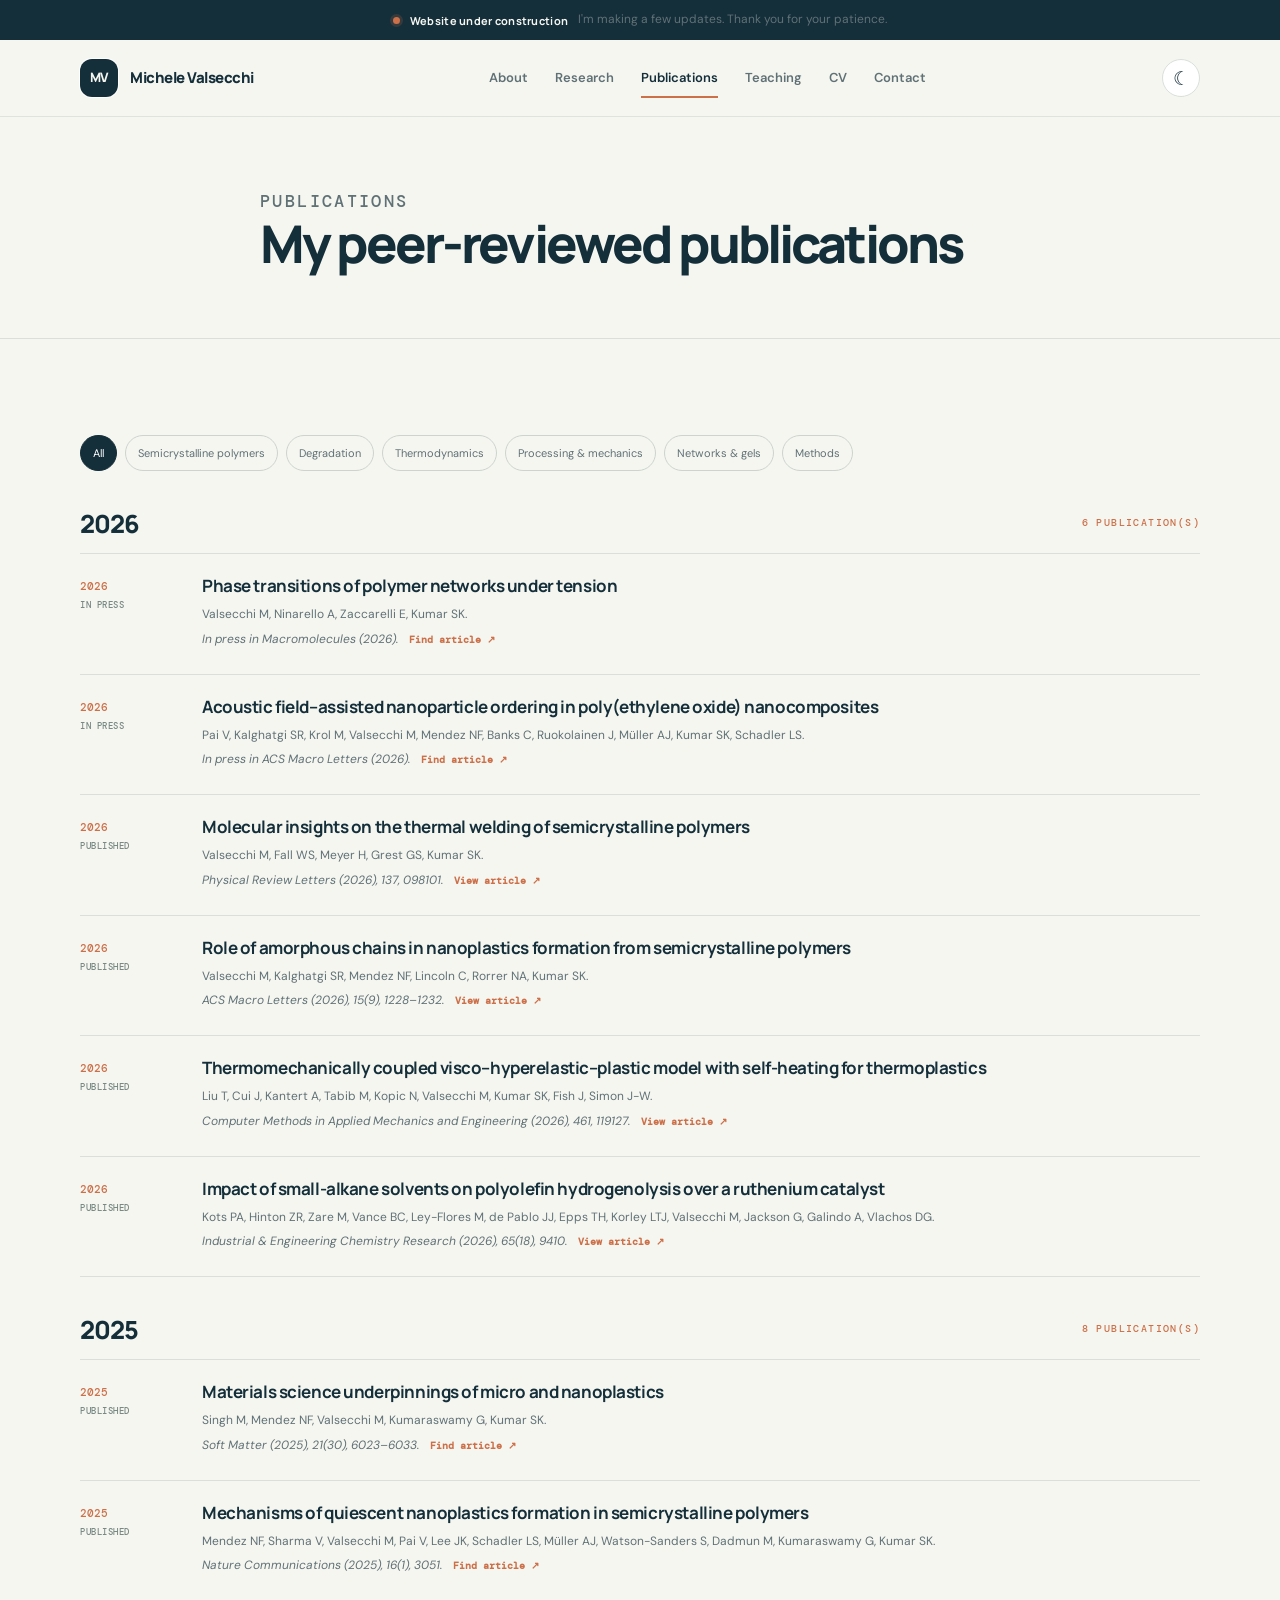
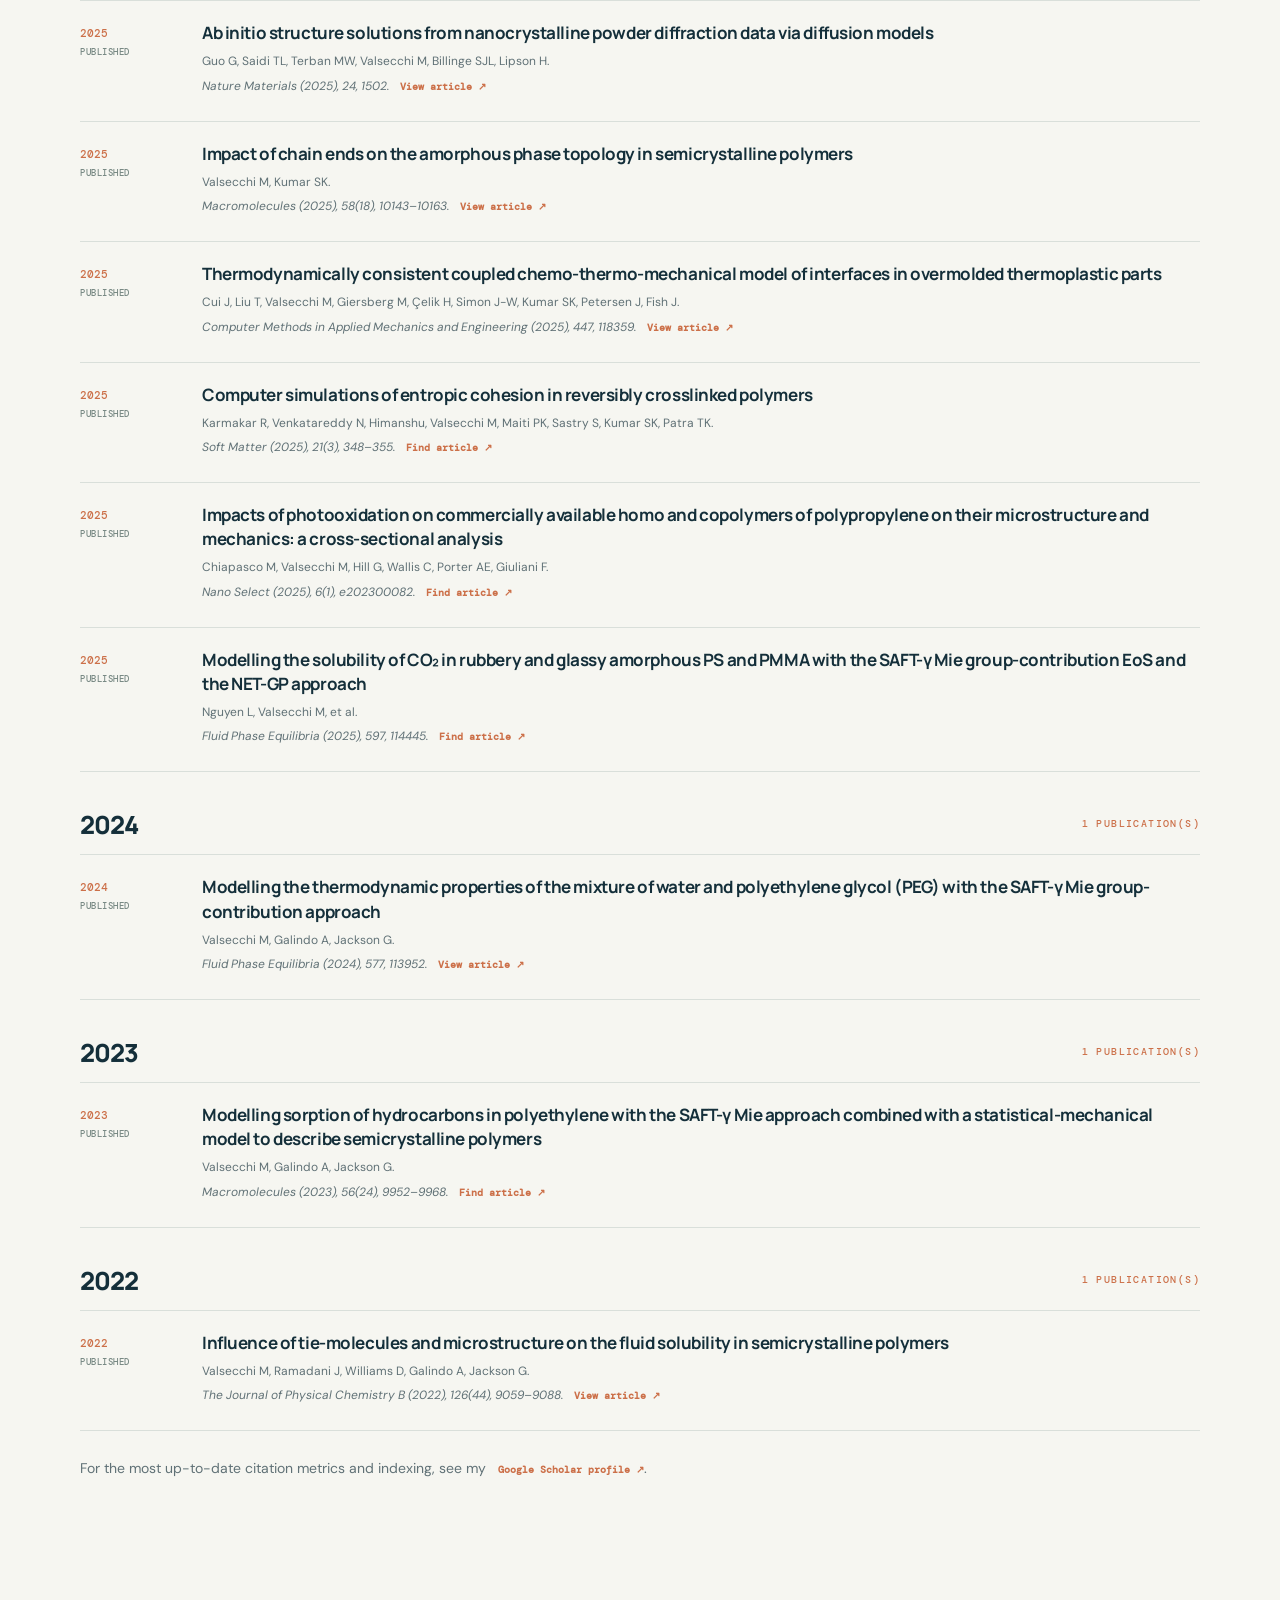
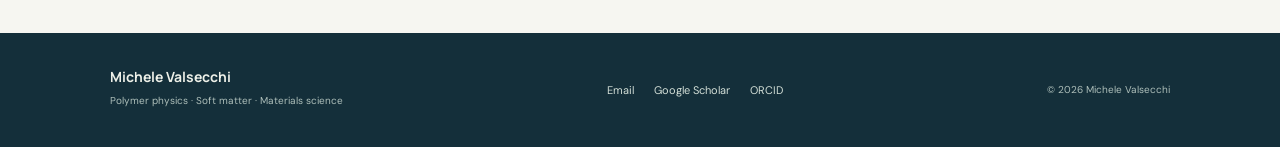
<file: publications.html>
<!doctype html>
<html lang="en">
<head>
  <meta charset="utf-8"><meta name="viewport" content="width=device-width, initial-scale=1">
  <meta name="description" content="My publications in polymer physics, materials science and thermodynamics.">
  <meta name="author" content="Michele Valsecchi">
  <meta name="theme-color" content="#f6f6f1">
  <title>Publications | Michele Valsecchi</title>
  <link rel="icon" href="assets/img/favicon.svg" type="image/svg+xml">
  <link rel="stylesheet" href="assets/css/site.css">
</head>
<body>
  <a class="skip-link" href="#main">Skip to content</a>
  <div class="construction-banner"><div class="construction-banner-inner"><span class="construction-indicator" aria-hidden="true"></span><strong>Website under construction</strong><span>I'm making a few updates. Thank you for your patience.</span></div></div>
  <header class="site-header">
    <div class="nav-wrap">
      <a class="brand" href="index.html" aria-label="Michele Valsecchi homepage"><span class="brand-mark">MV</span><span class="brand-name">Michele Valsecchi</span></a>
      <button class="nav-toggle" type="button" aria-expanded="false" aria-controls="site-nav"><span></span><span></span><span class="sr-only">Toggle navigation</span></button>
      <nav class="site-nav" id="site-nav" aria-label="Main navigation"><a href="about.html">About</a><a href="research.html">Research</a><a href="publications.html" aria-current="page">Publications</a><a href="teaching.html">Teaching</a><a href="cv.html">CV</a><a href="contact.html">Contact</a></nav>
      <button class="theme-toggle" type="button" aria-label="Switch to dark mode" aria-pressed="false"><span aria-hidden="true">☾</span></button>
    </div>
  </header>
  <main id="main">
<section class="page-hero"><div class="wrap page-heading"><p class="eyebrow">Publications</p><h1>My peer-reviewed publications</h1></div></section>
<section class="section wrap"><div class="filter-row" aria-label="Filter publications by theme"><button class="filter-btn active" type="button" data-filter="all">All</button><button class="filter-btn" type="button" data-filter="semicrystalline">Semicrystalline polymers</button><button class="filter-btn" type="button" data-filter="degradation">Degradation</button><button class="filter-btn" type="button" data-filter="thermodynamics">Thermodynamics</button><button class="filter-btn" type="button" data-filter="processing">Processing & mechanics</button><button class="filter-btn" type="button" data-filter="networks">Networks & gels</button><button class="filter-btn" type="button" data-filter="methods">Methods</button></div><section class="pub-year"><div class="section-head" style="margin:35px 0 12px"><h2 style="font:800 25px var(--display);letter-spacing:-.04em;margin:0">2026</h2><span class="section-kicker">6 publication(s)</span></div><div class="publication-list"><article class="publication" data-theme="networks">
      <div class="pub-meta"><span>2026</span><span class="pub-status">In press</span></div>
      <div><h3><a href="https://scholar.google.com/scholar?q=%22Phase+transitions+of+polymer+networks+under+tension%22" target="_blank" rel="noopener">Phase transitions of polymer networks under tension</a></h3>
      <p class="pub-authors">Valsecchi M, Ninarello A, Zaccarelli E, Kumar SK.</p><p class="pub-journal">In press in Macromolecules (2026). <a class="text-link" href="https://scholar.google.com/scholar?q=%22Phase+transitions+of+polymer+networks+under+tension%22" target="_blank" rel="noopener">Find article ↗</a></p></div>
    </article><article class="publication" data-theme="processing">
      <div class="pub-meta"><span>2026</span><span class="pub-status">In press</span></div>
      <div><h3><a href="https://scholar.google.com/scholar?q=%22Acoustic+field%E2%80%93assisted+nanoparticle+ordering+in+poly%28ethylene+oxide%29+nanocomposites%22" target="_blank" rel="noopener">Acoustic field–assisted nanoparticle ordering in poly(ethylene oxide) nanocomposites</a></h3>
      <p class="pub-authors">Pai V, Kalghatgi SR, Krol M, Valsecchi M, Mendez NF, Banks C, Ruokolainen J, Müller AJ, Kumar SK, Schadler LS.</p><p class="pub-journal">In press in ACS Macro Letters (2026). <a class="text-link" href="https://scholar.google.com/scholar?q=%22Acoustic+field%E2%80%93assisted+nanoparticle+ordering+in+poly%28ethylene+oxide%29+nanocomposites%22" target="_blank" rel="noopener">Find article ↗</a></p></div>
    </article><article class="publication" data-theme="semicrystalline">
      <div class="pub-meta"><span>2026</span><span class="pub-status">Published</span></div>
      <div><h3><a href="https://doi.org/10.1103/dbck-v8nm" target="_blank" rel="noopener">Molecular insights on the thermal welding of semicrystalline polymers</a></h3>
      <p class="pub-authors">Valsecchi M, Fall WS, Meyer H, Grest GS, Kumar SK.</p><p class="pub-journal">Physical Review Letters (2026), 137, 098101. <a class="text-link" href="https://doi.org/10.1103/dbck-v8nm" target="_blank" rel="noopener">View article ↗</a></p></div>
    </article><article class="publication" data-theme="degradation">
      <div class="pub-meta"><span>2026</span><span class="pub-status">Published</span></div>
      <div><h3><a href="https://doi.org/10.1021/acsmacrolett.6c00299" target="_blank" rel="noopener">Role of amorphous chains in nanoplastics formation from semicrystalline polymers</a></h3>
      <p class="pub-authors">Valsecchi M, Kalghatgi SR, Mendez NF, Lincoln C, Rorrer NA, Kumar SK.</p><p class="pub-journal">ACS Macro Letters (2026), 15(9), 1228–1232. <a class="text-link" href="https://doi.org/10.1021/acsmacrolett.6c00299" target="_blank" rel="noopener">View article ↗</a></p></div>
    </article><article class="publication" data-theme="processing">
      <div class="pub-meta"><span>2026</span><span class="pub-status">Published</span></div>
      <div><h3><a href="https://doi.org/10.1016/j.cma.2026.119127" target="_blank" rel="noopener">Thermomechanically coupled visco–hyperelastic–plastic model with self-heating for thermoplastics</a></h3>
      <p class="pub-authors">Liu T, Cui J, Kantert A, Tabib M, Kopic N, Valsecchi M, Kumar SK, Fish J, Simon J-W.</p><p class="pub-journal">Computer Methods in Applied Mechanics and Engineering (2026), 461, 119127. <a class="text-link" href="https://doi.org/10.1016/j.cma.2026.119127" target="_blank" rel="noopener">View article ↗</a></p></div>
    </article><article class="publication" data-theme="degradation">
      <div class="pub-meta"><span>2026</span><span class="pub-status">Published</span></div>
      <div><h3><a href="https://doi.org/10.1021/acs.iecr.6c00853" target="_blank" rel="noopener">Impact of small-alkane solvents on polyolefin hydrogenolysis over a ruthenium catalyst</a></h3>
      <p class="pub-authors">Kots PA, Hinton ZR, Zare M, Vance BC, Ley-Flores M, de Pablo JJ, Epps TH, Korley LTJ, Valsecchi M, Jackson G, Galindo A, Vlachos DG.</p><p class="pub-journal">Industrial &amp; Engineering Chemistry Research (2026), 65(18), 9410. <a class="text-link" href="https://doi.org/10.1021/acs.iecr.6c00853" target="_blank" rel="noopener">View article ↗</a></p></div>
    </article></div></section><section class="pub-year"><div class="section-head" style="margin:35px 0 12px"><h2 style="font:800 25px var(--display);letter-spacing:-.04em;margin:0">2025</h2><span class="section-kicker">8 publication(s)</span></div><div class="publication-list"><article class="publication" data-theme="degradation">
      <div class="pub-meta"><span>2025</span><span class="pub-status">Published</span></div>
      <div><h3><a href="https://scholar.google.com/scholar?q=%22Materials+science+underpinnings+of+micro+and+nanoplastics%22" target="_blank" rel="noopener">Materials science underpinnings of micro and nanoplastics</a></h3>
      <p class="pub-authors">Singh M, Mendez NF, Valsecchi M, Kumaraswamy G, Kumar SK.</p><p class="pub-journal">Soft Matter (2025), 21(30), 6023–6033. <a class="text-link" href="https://scholar.google.com/scholar?q=%22Materials+science+underpinnings+of+micro+and+nanoplastics%22" target="_blank" rel="noopener">Find article ↗</a></p></div>
    </article><article class="publication" data-theme="degradation">
      <div class="pub-meta"><span>2025</span><span class="pub-status">Published</span></div>
      <div><h3><a href="https://scholar.google.com/scholar?q=%22Mechanisms+of+quiescent+nanoplastics+formation+in+semicrystalline+polymers%22" target="_blank" rel="noopener">Mechanisms of quiescent nanoplastics formation in semicrystalline polymers</a></h3>
      <p class="pub-authors">Mendez NF, Sharma V, Valsecchi M, Pai V, Lee JK, Schadler LS, Müller AJ, Watson-Sanders S, Dadmun M, Kumaraswamy G, Kumar SK.</p><p class="pub-journal">Nature Communications (2025), 16(1), 3051. <a class="text-link" href="https://scholar.google.com/scholar?q=%22Mechanisms+of+quiescent+nanoplastics+formation+in+semicrystalline+polymers%22" target="_blank" rel="noopener">Find article ↗</a></p></div>
    </article><article class="publication" data-theme="methods">
      <div class="pub-meta"><span>2025</span><span class="pub-status">Published</span></div>
      <div><h3><a href="https://doi.org/10.1038/s41563-025-02220-y" target="_blank" rel="noopener">Ab initio structure solutions from nanocrystalline powder diffraction data via diffusion models</a></h3>
      <p class="pub-authors">Guo G, Saidi TL, Terban MW, Valsecchi M, Billinge SJL, Lipson H.</p><p class="pub-journal">Nature Materials (2025), 24, 1502. <a class="text-link" href="https://doi.org/10.1038/s41563-025-02220-y" target="_blank" rel="noopener">View article ↗</a></p></div>
    </article><article class="publication" data-theme="semicrystalline">
      <div class="pub-meta"><span>2025</span><span class="pub-status">Published</span></div>
      <div><h3><a href="https://doi.org/10.1021/acs.macromol.5c00534" target="_blank" rel="noopener">Impact of chain ends on the amorphous phase topology in semicrystalline polymers</a></h3>
      <p class="pub-authors">Valsecchi M, Kumar SK.</p><p class="pub-journal">Macromolecules (2025), 58(18), 10143–10163. <a class="text-link" href="https://doi.org/10.1021/acs.macromol.5c00534" target="_blank" rel="noopener">View article ↗</a></p></div>
    </article><article class="publication" data-theme="processing">
      <div class="pub-meta"><span>2025</span><span class="pub-status">Published</span></div>
      <div><h3><a href="https://doi.org/10.1016/j.cma.2025.118359" target="_blank" rel="noopener">Thermodynamically consistent coupled chemo-thermo-mechanical model of interfaces in overmolded thermoplastic parts</a></h3>
      <p class="pub-authors">Cui J, Liu T, Valsecchi M, Giersberg M, Çelik H, Simon J-W, Kumar SK, Petersen J, Fish J.</p><p class="pub-journal">Computer Methods in Applied Mechanics and Engineering (2025), 447, 118359. <a class="text-link" href="https://doi.org/10.1016/j.cma.2025.118359" target="_blank" rel="noopener">View article ↗</a></p></div>
    </article><article class="publication" data-theme="networks">
      <div class="pub-meta"><span>2025</span><span class="pub-status">Published</span></div>
      <div><h3><a href="https://scholar.google.com/scholar?q=%22Computer+simulations+of+entropic+cohesion+in+reversibly+crosslinked+polymers%22" target="_blank" rel="noopener">Computer simulations of entropic cohesion in reversibly crosslinked polymers</a></h3>
      <p class="pub-authors">Karmakar R, Venkatareddy N, Himanshu, Valsecchi M, Maiti PK, Sastry S, Kumar SK, Patra TK.</p><p class="pub-journal">Soft Matter (2025), 21(3), 348–355. <a class="text-link" href="https://scholar.google.com/scholar?q=%22Computer+simulations+of+entropic+cohesion+in+reversibly+crosslinked+polymers%22" target="_blank" rel="noopener">Find article ↗</a></p></div>
    </article><article class="publication" data-theme="degradation">
      <div class="pub-meta"><span>2025</span><span class="pub-status">Published</span></div>
      <div><h3><a href="https://scholar.google.com/scholar?q=%22Impacts+of+photooxidation+on+commercially+available+homo+and+copolymers+of+polypropylene+on+their+microstructure+and+mechanics%3A+a+cross-sectional+analysis%22" target="_blank" rel="noopener">Impacts of photooxidation on commercially available homo and copolymers of polypropylene on their microstructure and mechanics: a cross-sectional analysis</a></h3>
      <p class="pub-authors">Chiapasco M, Valsecchi M, Hill G, Wallis C, Porter AE, Giuliani F.</p><p class="pub-journal">Nano Select (2025), 6(1), e202300082. <a class="text-link" href="https://scholar.google.com/scholar?q=%22Impacts+of+photooxidation+on+commercially+available+homo+and+copolymers+of+polypropylene+on+their+microstructure+and+mechanics%3A+a+cross-sectional+analysis%22" target="_blank" rel="noopener">Find article ↗</a></p></div>
    </article><article class="publication" data-theme="thermodynamics">
      <div class="pub-meta"><span>2025</span><span class="pub-status">Published</span></div>
      <div><h3><a href="https://scholar.google.com/scholar?q=%22Modelling+the+solubility+of+CO%E2%82%82+in+rubbery+and+glassy+amorphous+PS+and+PMMA+with+the+SAFT-%CE%B3+Mie+group-contribution+EoS+and+the+NET-GP+approach%22" target="_blank" rel="noopener">Modelling the solubility of CO₂ in rubbery and glassy amorphous PS and PMMA with the SAFT-γ Mie group-contribution EoS and the NET-GP approach</a></h3>
      <p class="pub-authors">Nguyen L, Valsecchi M, et al.</p><p class="pub-journal">Fluid Phase Equilibria (2025), 597, 114445. <a class="text-link" href="https://scholar.google.com/scholar?q=%22Modelling+the+solubility+of+CO%E2%82%82+in+rubbery+and+glassy+amorphous+PS+and+PMMA+with+the+SAFT-%CE%B3+Mie+group-contribution+EoS+and+the+NET-GP+approach%22" target="_blank" rel="noopener">Find article ↗</a></p></div>
    </article></div></section><section class="pub-year"><div class="section-head" style="margin:35px 0 12px"><h2 style="font:800 25px var(--display);letter-spacing:-.04em;margin:0">2024</h2><span class="section-kicker">1 publication(s)</span></div><div class="publication-list"><article class="publication" data-theme="thermodynamics">
      <div class="pub-meta"><span>2024</span><span class="pub-status">Published</span></div>
      <div><h3><a href="https://doi.org/10.1016/j.fluid.2023.113952" target="_blank" rel="noopener">Modelling the thermodynamic properties of the mixture of water and polyethylene glycol (PEG) with the SAFT-γ Mie group-contribution approach</a></h3>
      <p class="pub-authors">Valsecchi M, Galindo A, Jackson G.</p><p class="pub-journal">Fluid Phase Equilibria (2024), 577, 113952. <a class="text-link" href="https://doi.org/10.1016/j.fluid.2023.113952" target="_blank" rel="noopener">View article ↗</a></p></div>
    </article></div></section><section class="pub-year"><div class="section-head" style="margin:35px 0 12px"><h2 style="font:800 25px var(--display);letter-spacing:-.04em;margin:0">2023</h2><span class="section-kicker">1 publication(s)</span></div><div class="publication-list"><article class="publication" data-theme="thermodynamics">
      <div class="pub-meta"><span>2023</span><span class="pub-status">Published</span></div>
      <div><h3><a href="https://scholar.google.com/scholar?q=%22Modelling+sorption+of+hydrocarbons+in+polyethylene+with+the+SAFT-%CE%B3+Mie+approach+combined+with+a+statistical-mechanical+model+to+describe+semicrystalline+polymers%22" target="_blank" rel="noopener">Modelling sorption of hydrocarbons in polyethylene with the SAFT-γ Mie approach combined with a statistical-mechanical model to describe semicrystalline polymers</a></h3>
      <p class="pub-authors">Valsecchi M, Galindo A, Jackson G.</p><p class="pub-journal">Macromolecules (2023), 56(24), 9952–9968. <a class="text-link" href="https://scholar.google.com/scholar?q=%22Modelling+sorption+of+hydrocarbons+in+polyethylene+with+the+SAFT-%CE%B3+Mie+approach+combined+with+a+statistical-mechanical+model+to+describe+semicrystalline+polymers%22" target="_blank" rel="noopener">Find article ↗</a></p></div>
    </article></div></section><section class="pub-year"><div class="section-head" style="margin:35px 0 12px"><h2 style="font:800 25px var(--display);letter-spacing:-.04em;margin:0">2022</h2><span class="section-kicker">1 publication(s)</span></div><div class="publication-list"><article class="publication" data-theme="thermodynamics">
      <div class="pub-meta"><span>2022</span><span class="pub-status">Published</span></div>
      <div><h3><a href="https://doi.org/10.1021/acs.jpcb.2c04600" target="_blank" rel="noopener">Influence of tie-molecules and microstructure on the fluid solubility in semicrystalline polymers</a></h3>
      <p class="pub-authors">Valsecchi M, Ramadani J, Williams D, Galindo A, Jackson G.</p><p class="pub-journal">The Journal of Physical Chemistry B (2022), 126(44), 9059–9088. <a class="text-link" href="https://doi.org/10.1021/acs.jpcb.2c04600" target="_blank" rel="noopener">View article ↗</a></p></div>
    </article></div></section><p class="contact-note">For the most up-to-date citation metrics and indexing, see my <a class="text-link" href="https://scholar.google.com/citations?user=m1rhpZUAAAAJ" target="_blank" rel="noopener">Google Scholar profile ↗</a>.</p></section>
</main>
  <footer class="site-footer"><div class="footer-inner"><div><strong>Michele Valsecchi</strong><span>Polymer physics · Soft matter · Materials science</span></div><div class="footer-links"><a href="mailto:valsecchi.michele@outlook.com">Email</a><a href="https://scholar.google.com/citations?user=m1rhpZUAAAAJ" target="_blank" rel="noopener">Google Scholar</a><a href="https://orcid.org/0000-0003-1835-3552" target="_blank" rel="noopener">ORCID</a></div><small>© <span data-year>2026</span> Michele Valsecchi</small></div></footer>
  <script src="assets/js/site.js" defer></script>
</body></html>
</file>
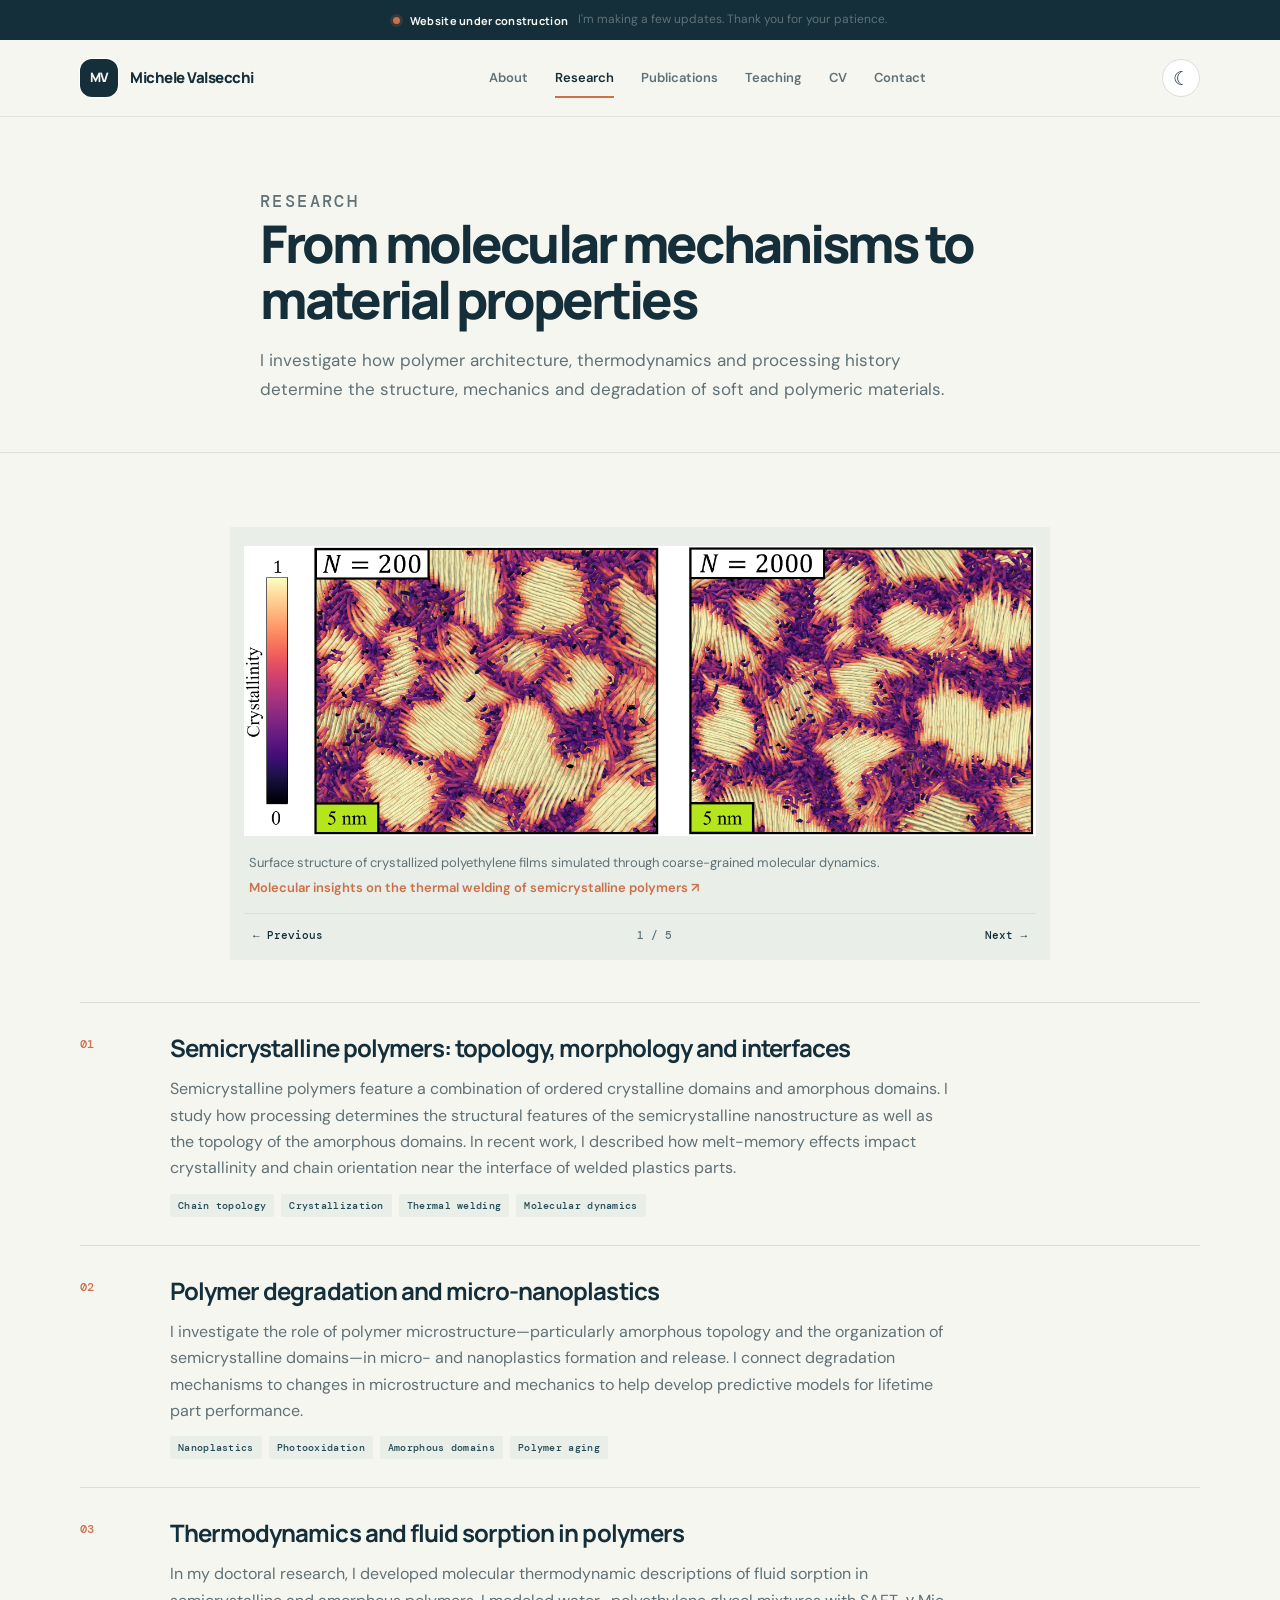
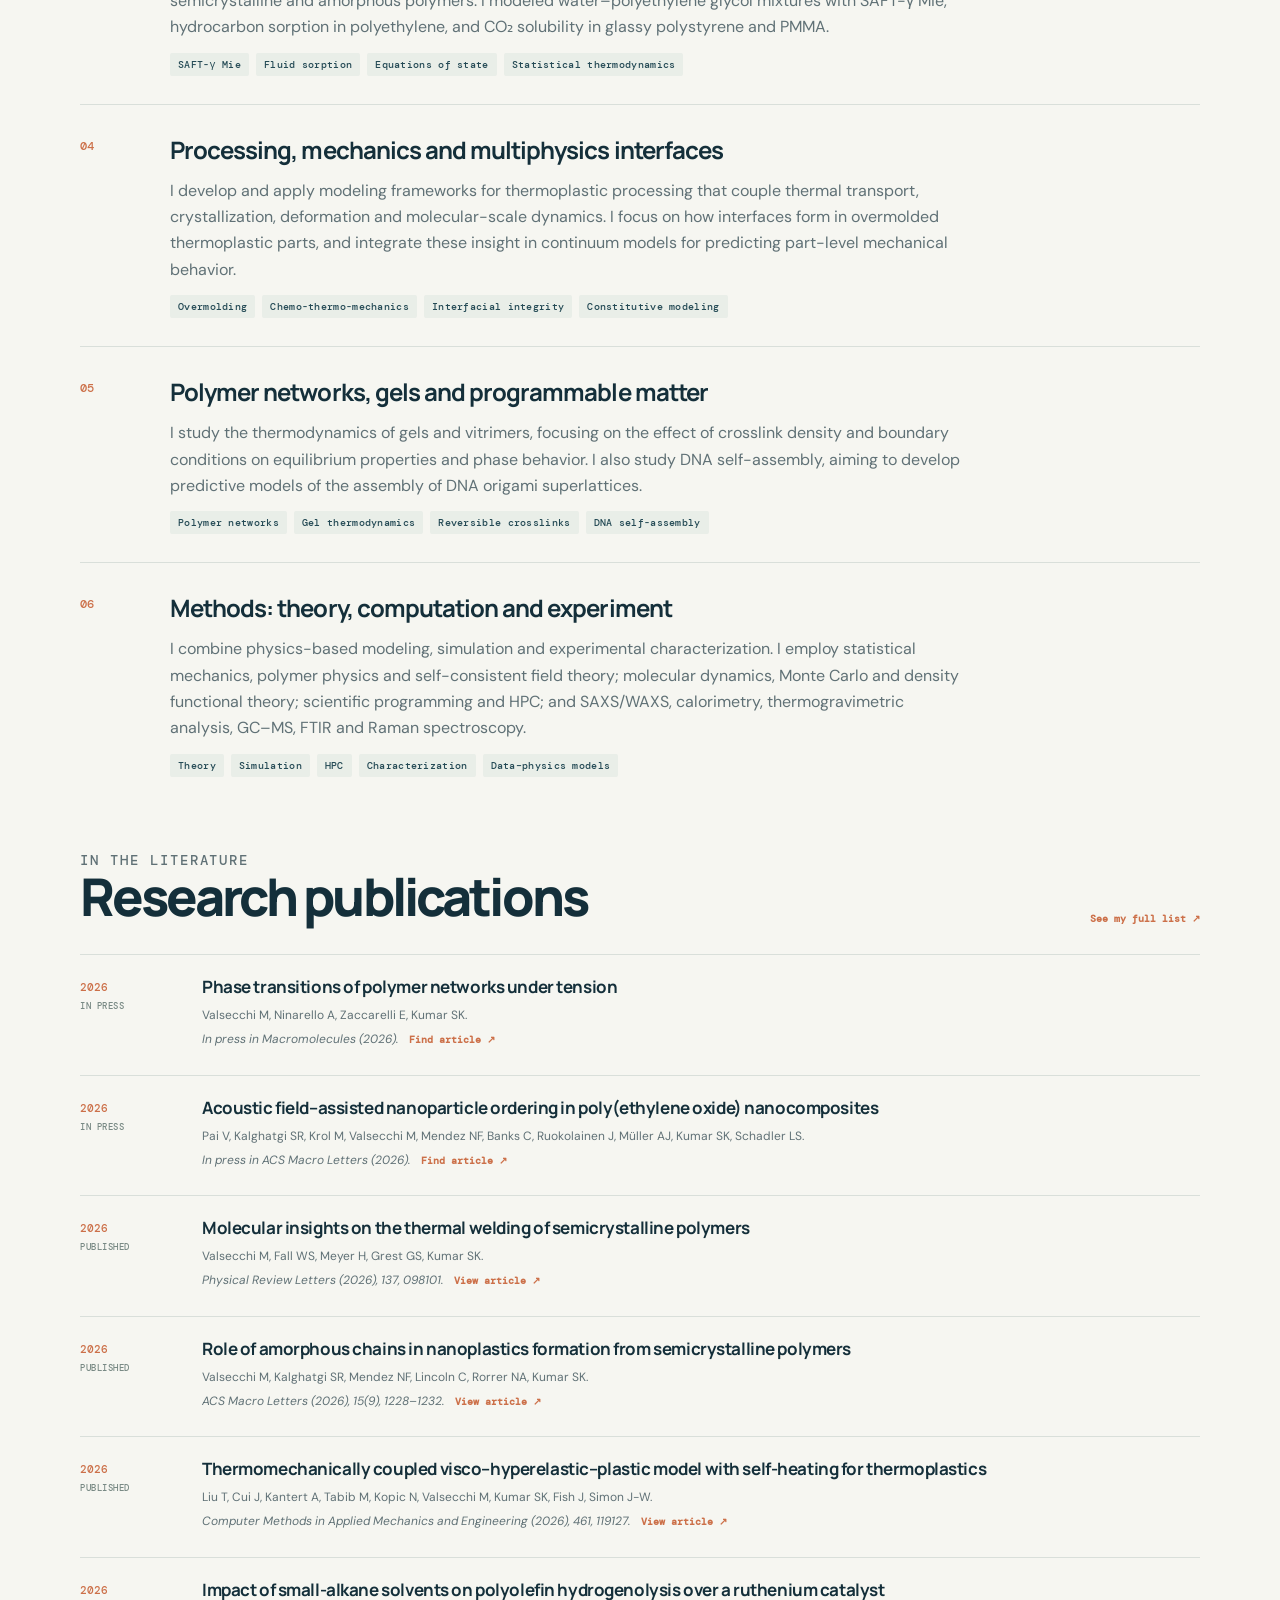
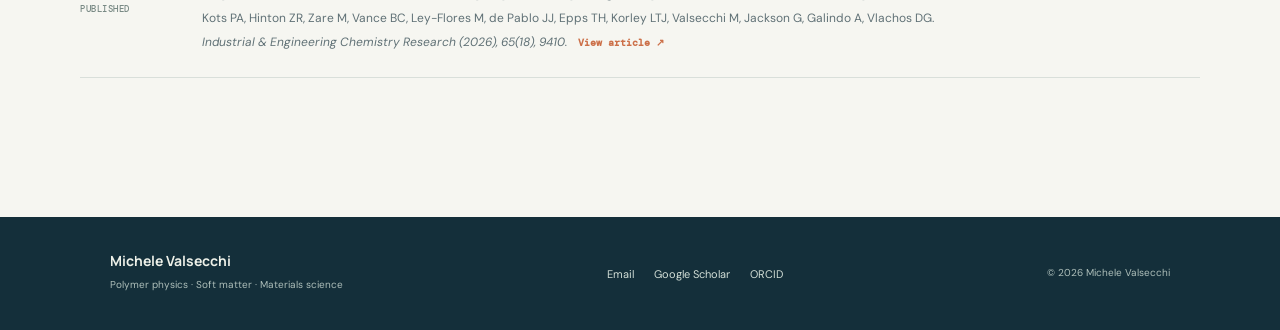
<file: research.html>
<!doctype html>
<html lang="en">
<head>
  <meta charset="utf-8"><meta name="viewport" content="width=device-width, initial-scale=1">
  <meta name="description" content="I study polymer physics, semicrystalline polymers, degradation, thermodynamics, processing and soft matter.">
  <meta name="author" content="Michele Valsecchi">
  <meta name="theme-color" content="#f6f6f1">
  <title>Research | Michele Valsecchi</title>
  <link rel="icon" href="assets/img/favicon.svg" type="image/svg+xml">
  <link rel="stylesheet" href="assets/css/site.css">
</head>
<body>
  <a class="skip-link" href="#main">Skip to content</a>
  <div class="construction-banner"><div class="construction-banner-inner"><span class="construction-indicator" aria-hidden="true"></span><strong>Website under construction</strong><span>I'm making a few updates. Thank you for your patience.</span></div></div>
  <header class="site-header">
    <div class="nav-wrap">
      <a class="brand" href="index.html" aria-label="Michele Valsecchi homepage"><span class="brand-mark">MV</span><span class="brand-name">Michele Valsecchi</span></a>
      <button class="nav-toggle" type="button" aria-expanded="false" aria-controls="site-nav"><span></span><span></span><span class="sr-only">Toggle navigation</span></button>
      <nav class="site-nav" id="site-nav" aria-label="Main navigation"><a href="about.html">About</a><a href="research.html" aria-current="page">Research</a><a href="publications.html">Publications</a><a href="teaching.html">Teaching</a><a href="cv.html">CV</a><a href="contact.html">Contact</a></nav>
      <button class="theme-toggle" type="button" aria-label="Switch to dark mode" aria-pressed="false"><span aria-hidden="true">☾</span></button>
    </div>
  </header>
  <main id="main">
<section class="page-hero"><div class="wrap page-heading"><p class="eyebrow">Research</p><h1>From molecular mechanisms to material properties</h1><p>I investigate how polymer architecture, thermodynamics and processing history determine the structure, mechanics and degradation of soft and polymeric materials.</p></div></section>
<section class="section wrap"><div class="research-gallery" data-slideshow aria-label="Research images and related publications">
<figure class="research-slide"><img src="assets/img/semicrystalline%20nanostructure.png" alt="Surface nanostructure of crystallized polyethylene films, simulated with coarse-grained molecular dynamics"><figcaption><span class="research-slide-description">Surface structure of crystallized polyethylene films simulated through coarse-grained molecular dynamics.</span><a href="https://doi.org/10.1103/dbck-v8nm">Molecular insights on the thermal welding of semicrystalline polymers ↗</a></figcaption></figure>
<figure class="research-slide" hidden><img src="assets/img/chain%20topology%20in%20semicrystalline%20polymers.png" alt="Illustration of polymer chains crossing crystalline lamellae and bridge-length distributions"><figcaption><span class="research-slide-description">Modeling the statistical properties of amorphous chain segments in semicrystalline polymers.</span><a href="https://doi.org/10.1021/acs.macromol.5c00534">Impact of chain ends on the amorphous phase topology in semicrystalline polymers ↗</a></figcaption></figure>
<figure class="research-slide" hidden><img src="assets/img/fluid%20solubility%20in%20semicrystalline%20polymers.png" alt="Diagram of fluid sorption in amorphous and semicrystalline polymer regions with solubility curves"><figcaption><span class="research-slide-description">Predicting the impact of microstructure on fluid solubility in polymers.</span><a href="https://doi.org/10.1021/acs.jpcb.2c04600">Influence of tie-molecules and microstructure on the fluid solubility in semicrystalline polymers ↗</a></figcaption></figure>
<figure class="research-slide" hidden><img src="assets/img/mechanisms%20of%20nanoplastics%20formation.png" alt="Illustration of polymer chain scission and microscopy images of released fragments"><figcaption><span class="research-slide-description">Linking polymer microstructure to nanoplastics formation during degradation.</span><a href="https://scholar.google.com/scholar?q=%22Mechanisms+of+quiescent+nanoplastics+formation+in+semicrystalline+polymers%22">Mechanisms of quiescent nanoplastics formation in semicrystalline polymers ↗</a></figcaption></figure>
<figure class="research-slide" hidden><img src="assets/img/PEG%20and%20water%20thermodynamics.png" alt="Thermodynamic phase diagrams for mixtures of water and polyethylene glycol"><figcaption><span class="research-slide-description">Predicting the phase behavior of water–polyethylene glycol mixtures.</span><a href="https://doi.org/10.1016/j.fluid.2023.113952">Modelling the thermodynamic properties of water and polyethylene glycol mixtures ↗</a></figcaption></figure>
<div class="research-gallery-controls"><button type="button" data-slide-prev aria-label="Show previous research image">← Previous</button><span data-slide-count aria-live="polite">1 / 5</span><button type="button" data-slide-next aria-label="Show next research image">Next →</button></div>
</div>
<div class="research-item" id="semicrystalline"><div class="research-index">01</div><div><h2>Semicrystalline polymers: topology, morphology and interfaces</h2><p>Semicrystalline polymers feature a combination of ordered crystalline domains and amorphous domains. I study how processing determines the structural features of the semicrystalline nanostructure as well as the topology of the amorphous domains. In recent work, I described how melt-memory effects impact crystallinity and chain orientation near the interface of welded plastics parts.</p><div class="tags"><span class="tag">Chain topology</span><span class="tag">Crystallization</span><span class="tag">Thermal welding</span><span class="tag">Molecular dynamics</span></div></div></div>
<div class="research-item" id="degradation"><div class="research-index">02</div><div><h2>Polymer degradation and micro-nanoplastics</h2><p>I investigate the role of polymer microstructure—particularly amorphous topology and the organization of semicrystalline domains—in micro- and nanoplastics formation and release. I connect degradation mechanisms to changes in microstructure and mechanics to help develop predictive models for lifetime part performance.</p><div class="tags"><span class="tag">Nanoplastics</span><span class="tag">Photooxidation</span><span class="tag">Amorphous domains</span><span class="tag">Polymer aging</span></div></div></div>
<div class="research-item" id="thermodynamics"><div class="research-index">03</div><div><h2>Thermodynamics and fluid sorption in polymers</h2><p>In my doctoral research, I developed molecular thermodynamic descriptions of fluid sorption in semicrystalline and amorphous polymers. I modeled water–polyethylene glycol mixtures with SAFT-γ Mie, hydrocarbon sorption in polyethylene, and CO₂ solubility in glassy polystyrene and PMMA.</p><div class="tags"><span class="tag">SAFT-γ Mie</span><span class="tag">Fluid sorption</span><span class="tag">Equations of state</span><span class="tag">Statistical thermodynamics</span></div></div></div>
<div class="research-item" id="processing"><div class="research-index">04</div><div><h2>Processing, mechanics and multiphysics interfaces</h2><p>I develop and apply modeling frameworks for thermoplastic processing that couple thermal transport, crystallization, deformation and molecular-scale dynamics. I focus on how interfaces form in overmolded thermoplastic parts, and integrate these insight in continuum models for predicting part-level mechanical behavior.</p><div class="tags"><span class="tag">Overmolding</span><span class="tag">Chemo-thermo-mechanics</span><span class="tag">Interfacial integrity</span><span class="tag">Constitutive modeling</span></div></div></div>
<div class="research-item" id="networks"><div class="research-index">05</div><div><h2>Polymer networks, gels and programmable matter</h2><p>I study the thermodynamics of gels and vitrimers, focusing on the effect of crosslink density and boundary conditions on equilibrium properties and phase behavior. I also study DNA self-assembly, aiming to develop predictive models of the assembly of DNA origami superlattices.</p><div class="tags"><span class="tag">Polymer networks</span><span class="tag">Gel thermodynamics</span><span class="tag">Reversible crosslinks</span><span class="tag">DNA self-assembly</span></div></div></div>
<div class="research-item" id="methods"><div class="research-index">06</div><div><h2>Methods: theory, computation and experiment</h2><p>I combine physics-based modeling, simulation and experimental characterization. I employ statistical mechanics, polymer physics and self-consistent field theory; molecular dynamics, Monte Carlo and density functional theory; scientific programming and HPC; and SAXS/WAXS, calorimetry, thermogravimetric analysis, GC–MS, FTIR and Raman spectroscopy.</p><div class="tags"><span class="tag">Theory</span><span class="tag">Simulation</span><span class="tag">HPC</span><span class="tag">Characterization</span><span class="tag">Data–physics models</span></div></div></div>
<div class="section-head" style="margin-top:46px"><div><p class="section-kicker">In the literature</p><h2>Research publications</h2></div><a class="text-link" href="publications.html">See my full list ↗</a></div><div class="publication-list"><article class="publication" data-theme="networks">
      <div class="pub-meta"><span>2026</span><span class="pub-status">In press</span></div>
      <div><h3><a href="https://scholar.google.com/scholar?q=%22Phase+transitions+of+polymer+networks+under+tension%22" target="_blank" rel="noopener">Phase transitions of polymer networks under tension</a></h3>
      <p class="pub-authors">Valsecchi M, Ninarello A, Zaccarelli E, Kumar SK.</p><p class="pub-journal">In press in Macromolecules (2026). <a class="text-link" href="https://scholar.google.com/scholar?q=%22Phase+transitions+of+polymer+networks+under+tension%22" target="_blank" rel="noopener">Find article ↗</a></p></div>
    </article><article class="publication" data-theme="processing">
      <div class="pub-meta"><span>2026</span><span class="pub-status">In press</span></div>
      <div><h3><a href="https://scholar.google.com/scholar?q=%22Acoustic+field%E2%80%93assisted+nanoparticle+ordering+in+poly%28ethylene+oxide%29+nanocomposites%22" target="_blank" rel="noopener">Acoustic field–assisted nanoparticle ordering in poly(ethylene oxide) nanocomposites</a></h3>
      <p class="pub-authors">Pai V, Kalghatgi SR, Krol M, Valsecchi M, Mendez NF, Banks C, Ruokolainen J, Müller AJ, Kumar SK, Schadler LS.</p><p class="pub-journal">In press in ACS Macro Letters (2026). <a class="text-link" href="https://scholar.google.com/scholar?q=%22Acoustic+field%E2%80%93assisted+nanoparticle+ordering+in+poly%28ethylene+oxide%29+nanocomposites%22" target="_blank" rel="noopener">Find article ↗</a></p></div>
    </article><article class="publication" data-theme="semicrystalline">
      <div class="pub-meta"><span>2026</span><span class="pub-status">Published</span></div>
      <div><h3><a href="https://doi.org/10.1103/dbck-v8nm" target="_blank" rel="noopener">Molecular insights on the thermal welding of semicrystalline polymers</a></h3>
      <p class="pub-authors">Valsecchi M, Fall WS, Meyer H, Grest GS, Kumar SK.</p><p class="pub-journal">Physical Review Letters (2026), 137, 098101. <a class="text-link" href="https://doi.org/10.1103/dbck-v8nm" target="_blank" rel="noopener">View article ↗</a></p></div>
    </article><article class="publication" data-theme="degradation">
      <div class="pub-meta"><span>2026</span><span class="pub-status">Published</span></div>
      <div><h3><a href="https://doi.org/10.1021/acsmacrolett.6c00299" target="_blank" rel="noopener">Role of amorphous chains in nanoplastics formation from semicrystalline polymers</a></h3>
      <p class="pub-authors">Valsecchi M, Kalghatgi SR, Mendez NF, Lincoln C, Rorrer NA, Kumar SK.</p><p class="pub-journal">ACS Macro Letters (2026), 15(9), 1228–1232. <a class="text-link" href="https://doi.org/10.1021/acsmacrolett.6c00299" target="_blank" rel="noopener">View article ↗</a></p></div>
    </article><article class="publication" data-theme="processing">
      <div class="pub-meta"><span>2026</span><span class="pub-status">Published</span></div>
      <div><h3><a href="https://doi.org/10.1016/j.cma.2026.119127" target="_blank" rel="noopener">Thermomechanically coupled visco–hyperelastic–plastic model with self-heating for thermoplastics</a></h3>
      <p class="pub-authors">Liu T, Cui J, Kantert A, Tabib M, Kopic N, Valsecchi M, Kumar SK, Fish J, Simon J-W.</p><p class="pub-journal">Computer Methods in Applied Mechanics and Engineering (2026), 461, 119127. <a class="text-link" href="https://doi.org/10.1016/j.cma.2026.119127" target="_blank" rel="noopener">View article ↗</a></p></div>
    </article><article class="publication" data-theme="degradation">
      <div class="pub-meta"><span>2026</span><span class="pub-status">Published</span></div>
      <div><h3><a href="https://doi.org/10.1021/acs.iecr.6c00853" target="_blank" rel="noopener">Impact of small-alkane solvents on polyolefin hydrogenolysis over a ruthenium catalyst</a></h3>
      <p class="pub-authors">Kots PA, Hinton ZR, Zare M, Vance BC, Ley-Flores M, de Pablo JJ, Epps TH, Korley LTJ, Valsecchi M, Jackson G, Galindo A, Vlachos DG.</p><p class="pub-journal">Industrial &amp; Engineering Chemistry Research (2026), 65(18), 9410. <a class="text-link" href="https://doi.org/10.1021/acs.iecr.6c00853" target="_blank" rel="noopener">View article ↗</a></p></div>
    </article></div>
</section>
</main>
  <footer class="site-footer"><div class="footer-inner"><div><strong>Michele Valsecchi</strong><span>Polymer physics · Soft matter · Materials science</span></div><div class="footer-links"><a href="mailto:valsecchi.michele@outlook.com">Email</a><a href="https://scholar.google.com/citations?user=m1rhpZUAAAAJ" target="_blank" rel="noopener">Google Scholar</a><a href="https://orcid.org/0000-0003-1835-3552" target="_blank" rel="noopener">ORCID</a></div><small>© <span data-year>2026</span> Michele Valsecchi</small></div></footer>
  <script src="assets/js/site.js" defer></script>
</body></html>
</file>
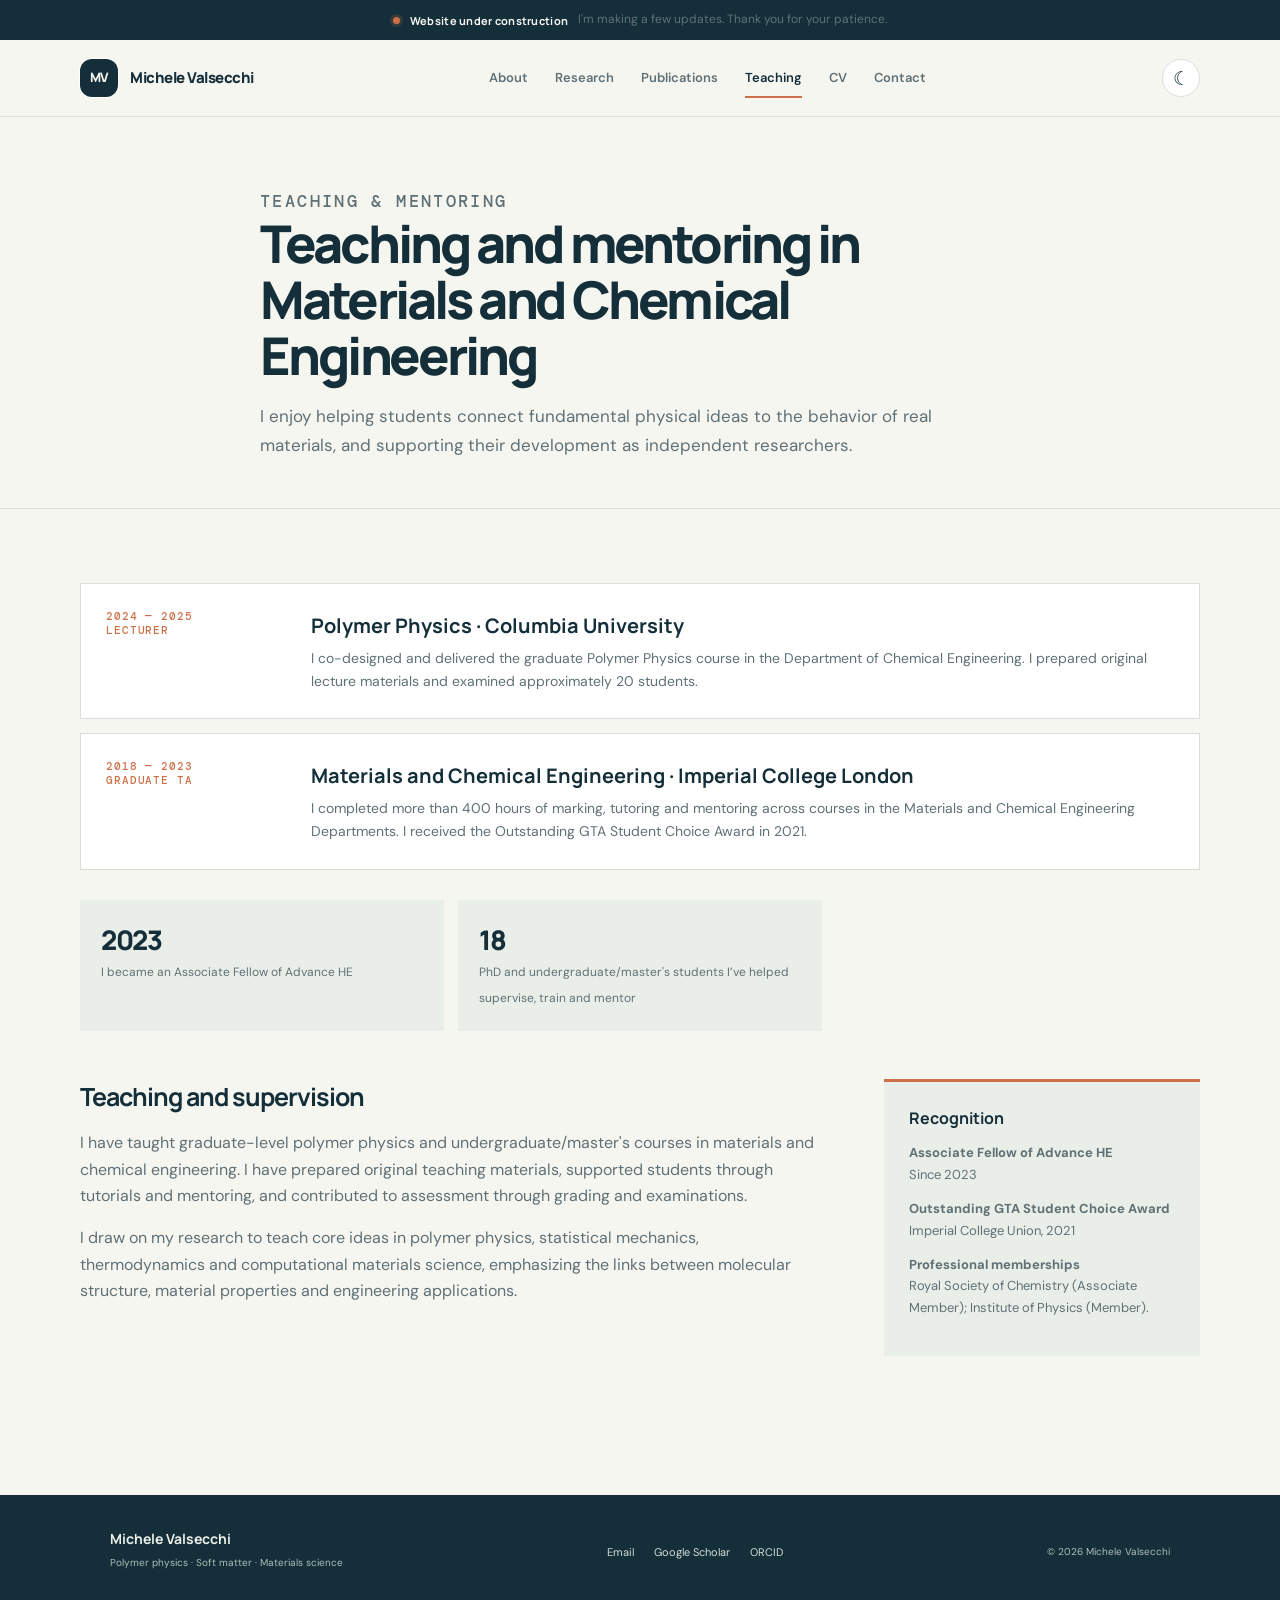
<file: teaching.html>
<!doctype html>
<html lang="en">
<head>
  <meta charset="utf-8"><meta name="viewport" content="width=device-width, initial-scale=1">
  <meta name="description" content="I teach and mentor students in polymer physics, materials science and chemical engineering.">
  <meta name="author" content="Michele Valsecchi">
  <meta name="theme-color" content="#f6f6f1">
  <title>Teaching | Michele Valsecchi</title>
  <link rel="icon" href="assets/img/favicon.svg" type="image/svg+xml">
  <link rel="stylesheet" href="assets/css/site.css">
</head>
<body>
  <a class="skip-link" href="#main">Skip to content</a>
  <div class="construction-banner"><div class="construction-banner-inner"><span class="construction-indicator" aria-hidden="true"></span><strong>Website under construction</strong><span>I'm making a few updates. Thank you for your patience.</span></div></div>
  <header class="site-header">
    <div class="nav-wrap">
      <a class="brand" href="index.html" aria-label="Michele Valsecchi homepage"><span class="brand-mark">MV</span><span class="brand-name">Michele Valsecchi</span></a>
      <button class="nav-toggle" type="button" aria-expanded="false" aria-controls="site-nav"><span></span><span></span><span class="sr-only">Toggle navigation</span></button>
      <nav class="site-nav" id="site-nav" aria-label="Main navigation"><a href="about.html">About</a><a href="research.html">Research</a><a href="publications.html">Publications</a><a href="teaching.html" aria-current="page">Teaching</a><a href="cv.html">CV</a><a href="contact.html">Contact</a></nav>
      <button class="theme-toggle" type="button" aria-label="Switch to dark mode" aria-pressed="false"><span aria-hidden="true">☾</span></button>
    </div>
  </header>
  <main id="main">
<section class="page-hero"><div class="wrap page-heading"><p class="eyebrow">Teaching & mentoring</p><h1>Teaching and mentoring in Materials and Chemical Engineering</h1><p>I enjoy helping students connect fundamental physical ideas to the behavior of real materials, and supporting their development as independent researchers.</p></div></section>
<section class="section wrap"><div class="teaching-card"><div class="teaching-year">2024 — 2025<br>LECTURER</div><div><h2>Polymer Physics · Columbia University</h2><p>I co-designed and delivered the graduate Polymer Physics course in the Department of Chemical Engineering. I prepared original lecture materials and examined approximately 20 students.</p></div></div>
<div class="teaching-card"><div class="teaching-year">2018 — 2023<br>GRADUATE TA</div><div><h2>Materials and Chemical Engineering · Imperial College London</h2><p>I completed more than 400 hours of marking, tutoring and mentoring across courses in the Materials and Chemical Engineering Departments. I received the Outstanding GTA Student Choice Award in 2021.</p></div></div>
<div class="teaching-highlight"><div class="mini"><b>2023</b><span>I became an Associate Fellow of Advance HE</span></div><div class="mini"><b>18</b><span>PhD and undergraduate/master's students I’ve helped supervise, train and mentor</span></div></div>
<div class="content-grid" style="margin-top:48px"><div class="prose"><h2>Teaching and supervision</h2><p>I have taught graduate-level polymer physics and undergraduate/master's courses in materials and chemical engineering. I have prepared original teaching materials, supported students through tutorials and mentoring, and contributed to assessment through grading and examinations.</p><p>I draw on my research to teach core ideas in polymer physics, statistical mechanics, thermodynamics and computational materials science, emphasizing the links between molecular structure, material properties and engineering applications.</p></div><aside class="side-note"><h3>Recognition</h3><p><strong>Associate Fellow of Advance HE</strong><br>Since 2023</p><p><strong>Outstanding GTA Student Choice Award</strong><br>Imperial College Union, 2021</p><p><strong>Professional memberships</strong><br>Royal Society of Chemistry (Associate Member); Institute of Physics (Member).</p></aside></div>
</section>
</main>
  <footer class="site-footer"><div class="footer-inner"><div><strong>Michele Valsecchi</strong><span>Polymer physics · Soft matter · Materials science</span></div><div class="footer-links"><a href="mailto:valsecchi.michele@outlook.com">Email</a><a href="https://scholar.google.com/citations?user=m1rhpZUAAAAJ" target="_blank" rel="noopener">Google Scholar</a><a href="https://orcid.org/0000-0003-1835-3552" target="_blank" rel="noopener">ORCID</a></div><small>© <span data-year>2026</span> Michele Valsecchi</small></div></footer>
  <script src="assets/js/site.js" defer></script>
</body></html>
</file>
<file: assets/css/site.css>
@import url('https://fonts.googleapis.com/css2?family=DM+Mono:wght@400;500&family=DM+Sans:wght@400;500;600;700&family=Manrope:wght@400;500;600;700;800&display=swap');
:root{--ink:#142f3a;--ink2:#244a55;--muted:#607176;--paper:#f6f6f1;--white:#fff;--line:#d9dfda;--accent:#cc7049;--sage:#e9eee8;--pale:#f0ece3;--shadow:0 14px 40px rgba(20,47,58,.08);--serif:Georgia,'Times New Roman',serif;--sans:'DM Sans',Arial,sans-serif;--display:'Manrope','DM Sans',Arial,sans-serif;--mono:'DM Mono',monospace}
*{box-sizing:border-box}html{scroll-behavior:smooth}body{margin:0;background:var(--paper);color:var(--ink);font-family:var(--sans);font-size:16px;line-height:1.65}a{color:inherit;text-decoration:none}a:hover{color:var(--accent)}img,svg{max-width:100%;height:auto}button{font:inherit}.skip-link{position:absolute;left:-9999px;top:8px;background:var(--ink);color:white;padding:10px 14px;z-index:100}.skip-link:focus{left:12px}.sr-only{position:absolute;width:1px;height:1px;padding:0;margin:-1px;overflow:hidden;clip:rect(0,0,0,0);white-space:nowrap;border:0}
.site-header{position:sticky;top:0;z-index:50;background:rgba(246,246,241,.94);backdrop-filter:blur(15px);border-bottom:1px solid rgba(217,223,218,.8)}.nav-wrap{max-width:1180px;margin:auto;padding:0 30px;min-height:76px;display:flex;align-items:center;justify-content:space-between;gap:28px}.brand{display:flex;align-items:center;gap:12px;font-family:var(--display);font-weight:800;letter-spacing:-.03em}.brand-mark{display:grid;place-items:center;width:38px;height:38px;border-radius:12px;background:var(--ink);color:var(--paper);font-size:13px;letter-spacing:-.04em;position:relative}.brand-mark:after{content:'';position:absolute;width:8px;height:8px;border-radius:50%;background:var(--accent);right:-3px;bottom:-2px}.brand-name{font-size:15px}.site-nav{display:flex;align-items:center;gap:27px}.site-nav a{font-size:13px;font-weight:600;color:#56686d;position:relative;padding:27px 0}.site-nav a:hover,.site-nav a[aria-current=page]{color:var(--ink)}.site-nav a[aria-current=page]:after{content:'';position:absolute;left:0;right:0;bottom:18px;height:2px;background:var(--accent)}.nav-toggle{display:none;background:none;border:0;padding:10px}.nav-toggle span:not(.sr-only){display:block;width:22px;height:2px;background:var(--ink);margin:5px}
.wrap{max-width:1120px;margin:auto;padding:0 30px}.eyebrow{font:500 11px var(--mono);letter-spacing:.14em;text-transform:uppercase;color:var(--accent);margin:0 0 17px}.eyebrow .dot{display:inline-block;width:6px;height:6px;border-radius:50%;background:var(--accent);margin:0 9px 1px 0}.hero{padding:78px 0 68px;display:grid;grid-template-columns:1.03fr .97fr;gap:62px;align-items:center}.hero h1{font:800 clamp(44px,6vw,76px)/1.02 var(--display);letter-spacing:-.065em;margin:0 0 22px;max-width:650px}.hero h1 em{font-family:var(--serif);font-weight:400;color:var(--accent);letter-spacing:-.045em}.hero-copy{font-size:18px;color:#50646a;max-width:620px;line-height:1.75;margin:0 0 28px}.hero-meta{font-size:13px;color:var(--muted);display:flex;gap:12px;align-items:center;flex-wrap:wrap;margin:0 0 30px}.hero-meta .sep{width:4px;height:4px;border-radius:50%;background:var(--accent)}.actions{display:flex;gap:12px;align-items:center;flex-wrap:wrap}.button{display:inline-flex;align-items:center;justify-content:center;gap:10px;padding:13px 18px;border-radius:4px;background:var(--ink);color:white;font-size:13px;font-weight:700;letter-spacing:.01em;border:1px solid var(--ink);transition:.2s}.button:hover{background:var(--accent);border-color:var(--accent);color:white;transform:translateY(-1px)}.button.secondary{background:transparent;color:var(--ink);border-color:#aebbb5}.button.secondary:hover{background:var(--ink);border-color:var(--ink);color:white}.hero-art{position:relative;padding:16px;background:#e9eee8;border-radius:22px;box-shadow:var(--shadow);overflow:hidden}.hero-art:before{content:'STRUCTURE → PROPERTIES';position:absolute;top:28px;right:30px;font:500 10px var(--mono);letter-spacing:.1em;color:#6d827c;z-index:2}.hero-art img{display:block;width:100%;border-radius:12px}.hero-caption{display:flex;justify-content:space-between;gap:10px;padding:12px 5px 1px;font:10px var(--mono);letter-spacing:.1em;text-transform:uppercase;color:#687c77}.availability{border-top:1px solid var(--line);border-bottom:1px solid var(--line);padding:17px 0}.availability-inner{display:flex;align-items:center;justify-content:space-between;gap:20px}.availability p{margin:0;color:#607176;font-size:13px}.availability strong{color:var(--ink);font-weight:700}.availability a{font-weight:700;font-size:12px;color:var(--accent)}
.section{padding:74px 0}.section.compact{padding:55px 0}.section-head{display:flex;align-items:end;justify-content:space-between;gap:24px;margin-bottom:29px}.section-head h2,.page-heading h1{font:800 clamp(32px,4.5vw,52px)/1.08 var(--display);letter-spacing:-.055em;margin:0}.section-head p{max-width:470px;color:var(--muted);margin:0;font-size:14px}.section-kicker{font:500 10px var(--mono);text-transform:uppercase;letter-spacing:.14em;color:var(--accent);margin-bottom:12px}.theme-grid{display:grid;grid-template-columns:repeat(3,1fr);gap:14px}.theme-card{background:var(--white);border:1px solid var(--line);padding:24px 24px 26px;min-height:230px;position:relative;transition:transform .2s,box-shadow .2s}.theme-card:hover{transform:translateY(-3px);box-shadow:var(--shadow)}.theme-num{font:500 11px var(--mono);color:var(--accent);display:block;margin-bottom:28px}.theme-card h3{font:700 19px/1.25 var(--display);letter-spacing:-.035em;margin:0 0 12px}.theme-card p{font-size:13px;line-height:1.7;color:var(--muted);margin:0}.theme-card .arrow{position:absolute;right:21px;top:21px;color:#9aa9a3}.stats{display:grid;grid-template-columns:repeat(3,1fr);border-top:1px solid var(--line);border-bottom:1px solid var(--line)}.stat{padding:28px 26px 28px 0;border-right:1px solid var(--line)}.stat:not(:first-child){padding-left:26px}.stat:last-child{border:0}.stat b{font:800 34px var(--display);letter-spacing:-.06em;display:block}.stat span{font-size:12px;color:var(--muted)}
.page-hero{padding:70px 0 48px;border-bottom:1px solid var(--line)}.page-heading{max-width:820px}.page-heading h1{margin-bottom:18px}.page-heading p{max-width:720px;font-size:17px;color:var(--muted);margin:0;line-height:1.7}.content-grid{display:grid;grid-template-columns:minmax(0,1.4fr) minmax(250px,.6fr);gap:65px}.prose{max-width:760px}.prose h2{font:700 25px var(--display);letter-spacing:-.04em;margin:38px 0 12px}.prose h2:first-child{margin-top:0}.prose p{color:#53676d}.prose strong{color:var(--ink)}.side-note{background:var(--sage);padding:25px;height:max-content;border-top:3px solid var(--accent)}.side-note h3{font:700 16px var(--display);margin:0 0 12px}.side-note p,.side-note li{font-size:13px;color:#576b6d}.side-note ul{padding-left:18px;margin:8px 0}.timeline{border-left:1px solid #bdc9c3;margin:25px 0 0 5px;padding-left:28px}.timeline-item{position:relative;padding:0 0 29px}.timeline-item:before{content:'';position:absolute;left:-33px;top:8px;width:9px;height:9px;border:2px solid var(--accent);background:var(--paper);border-radius:50%}.timeline-date{font:500 10px var(--mono);letter-spacing:.1em;color:var(--accent);text-transform:uppercase}.timeline-item h3{font:700 18px var(--display);margin:5px 0 3px}.timeline-item p{margin:0;color:var(--muted);font-size:13px}.education-list{display:grid;grid-template-columns:1fr 1fr;gap:14px}.education-item{border:1px solid var(--line);background:#fff;padding:19px}.education-item .date{font:500 10px var(--mono);color:var(--accent)}.education-item h3{font:700 16px var(--display);margin:7px 0 4px}.education-item p{font-size:13px;color:var(--muted);margin:0}
.research-intro{display:grid;grid-template-columns:1fr .85fr;gap:38px;align-items:center}.research-art{background:var(--sage);padding:10px;border-radius:8px;margin:0}.research-art img{display:block;width:100%}.research-art figcaption{padding:10px 4px 2px;color:var(--muted);font-size:11px;line-height:1.5}.research-item{display:grid;grid-template-columns:70px 1fr;gap:20px;border-top:1px solid var(--line);padding:28px 0}.research-index{font:500 12px var(--mono);color:var(--accent);padding-top:5px}.research-item h2{font:700 24px var(--display);letter-spacing:-.04em;margin:0 0 12px}.research-item p{max-width:790px;color:var(--muted);margin:0 0 12px}.research-item .tags{display:flex;gap:7px;flex-wrap:wrap}.tag{font:500 10px var(--mono);letter-spacing:.03em;padding:5px 8px;background:#e9eee8;color:#52696b;border-radius:2px}.focus-note{background:var(--ink);color:var(--paper);padding:27px 30px;margin:40px 0}.focus-note p{margin:0;font:400 21px/1.55 var(--serif);max-width:850px}.focus-note em{color:#e99a73}
.filter-row{display:flex;gap:8px;flex-wrap:wrap;margin:22px 0 30px}.filter-btn{border:1px solid #cbd4ce;background:transparent;padding:8px 12px;border-radius:20px;font-size:11px;color:#586a6d;cursor:pointer}.filter-btn.active,.filter-btn:hover{background:var(--ink);border-color:var(--ink);color:white}.publication-list{border-top:1px solid var(--line)}.publication{display:grid;grid-template-columns:100px 1fr;gap:22px;border-bottom:1px solid var(--line);padding:20px 0}.publication[hidden]{display:none}.pub-meta{font:500 11px var(--mono);color:var(--accent);padding-top:5px}.pub-status{display:block;color:#788984;font-size:9px;letter-spacing:.06em;text-transform:uppercase;margin-top:6px}.publication h3{font:700 17px/1.42 var(--display);letter-spacing:-.025em;margin:0 0 7px}.publication h3 a:hover{text-decoration:underline;text-decoration-color:var(--accent);text-underline-offset:4px}.pub-authors,.pub-journal{font-size:12px;color:var(--muted);margin:0 0 5px;line-height:1.6}.pub-journal{font-style:italic}.text-link{font:600 10px var(--mono);font-style:normal;color:var(--accent);white-space:nowrap;margin-left:8px}
.teaching-card{background:white;border:1px solid var(--line);padding:25px;margin-bottom:14px;display:grid;grid-template-columns:180px 1fr;gap:25px}.teaching-year{font:500 11px var(--mono);letter-spacing:.08em;color:var(--accent)}.teaching-card h2{font:700 20px var(--display);margin:3px 0 8px}.teaching-card p{margin:0;color:var(--muted);font-size:14px}.teaching-highlight{display:grid;grid-template-columns:repeat(3,1fr);gap:14px;margin-top:30px}.teaching-highlight .mini{background:var(--sage);padding:21px}.mini b{font:800 27px var(--display);display:block;letter-spacing:-.05em}.mini span{font-size:12px;color:var(--muted)}
.cv-toolbar{display:flex;gap:12px;align-items:center;flex-wrap:wrap;margin:24px 0}.cv-toolbar p{font-size:12px;color:var(--muted);margin:0}.cv-document{background:#fff;border:1px solid var(--line);padding:clamp(22px,4vw,48px);max-width:900px;margin:0 auto;box-shadow:var(--shadow)}.cv-name{font:800 31px var(--display);letter-spacing:-.055em;margin:0}.cv-subtitle{color:var(--muted);font-size:13px;margin:3px 0 14px}.cv-links{font-size:11px;color:var(--muted);display:flex;gap:10px;flex-wrap:wrap}.cv-section{border-top:1px solid var(--line);margin-top:25px;padding-top:17px}.cv-section h2{font:700 11px var(--mono);letter-spacing:.14em;text-transform:uppercase;color:var(--accent);margin:0 0 14px}.cv-entry{margin:0 0 15px}.cv-entry-head{display:flex;justify-content:space-between;gap:18px;font-size:13px}.cv-entry-head strong{font-weight:700}.cv-entry-date{font:500 10px var(--mono);color:var(--muted);white-space:nowrap}.cv-entry p,.cv-entry li{font-size:12px;color:#5a696c;margin:4px 0;line-height:1.55}.cv-entry ul{margin:5px 0;padding-left:17px}.cv-pubs{padding-left:20px;margin:0}.cv-pubs li{font-size:11px;color:#53646a;margin:0 0 8px;line-height:1.5}.pdf-frame{width:100%;height:820px;border:1px solid var(--line);background:#e4e8e4;margin-top:25px}
.contact-grid{display:grid;grid-template-columns:1fr 1fr;gap:16px;margin-top:34px}.contact-card{background:#fff;border:1px solid var(--line);padding:24px;display:flex;align-items:center;justify-content:space-between;gap:16px}.contact-card span{display:block;color:var(--muted);font-size:11px;margin-bottom:4px}.contact-card strong{font:700 16px var(--display);overflow-wrap:anywhere}.contact-card .out{font-size:19px;color:var(--accent)}.contact-note{max-width:680px;color:var(--muted);font-size:14px;margin-top:26px}
.site-footer{background:var(--ink);color:#edf0e8;margin-top:65px;padding:34px 0}.footer-inner{max-width:1120px;margin:auto;padding:0 30px;display:flex;align-items:center;justify-content:space-between;gap:24px;flex-wrap:wrap}.footer-inner strong{display:block;font:700 14px var(--display)}.footer-inner span,.footer-inner small{font-size:10px;color:#aebfba}.footer-links{display:flex;gap:20px;font-size:11px;color:#d3dfd7}.footer-links a:hover{color:#f1a07b}
@media(max-width:900px){.hero{gap:32px}.site-nav{gap:17px}.site-nav a{font-size:12px}.content-grid{gap:32px}.theme-grid{grid-template-columns:repeat(2,1fr)}}
@media(max-width:700px){.nav-wrap{padding:0 20px;min-height:68px}.nav-toggle{display:block}.site-nav{display:none;position:absolute;left:0;right:0;top:68px;background:var(--paper);border-bottom:1px solid var(--line);padding:8px 20px 18px;flex-direction:column;align-items:stretch;gap:0}.site-nav.open{display:flex}.site-nav a{padding:12px 4px;border-bottom:1px solid var(--line)}.site-nav a[aria-current=page]:after{display:none}.wrap{padding:0 20px}.hero{grid-template-columns:1fr;padding:53px 0 45px;gap:28px}.hero h1{font-size:clamp(43px,13vw,67px)}.hero-copy{font-size:16px}.hero-art{max-width:540px}.availability-inner{align-items:flex-start;flex-direction:column;gap:8px}.section{padding:54px 0}.section-head{align-items:flex-start;flex-direction:column}.theme-grid{grid-template-columns:1fr}.theme-card{min-height:auto}.stats{grid-template-columns:1fr}.stat,.stat:not(:first-child){padding:18px 0;border-right:0;border-bottom:1px solid var(--line)}.stat:last-child{border-bottom:0}.page-hero{padding:50px 0 35px}.page-heading p{font-size:15px}.content-grid,.research-intro{grid-template-columns:1fr}.side-note{order:2}.research-art{max-width:520px}.research-item{grid-template-columns:34px 1fr;gap:10px}.research-item h2{font-size:21px}.publication{grid-template-columns:55px 1fr;gap:12px}.publication h3{font-size:15px}.pub-authors,.pub-journal{font-size:11px}.education-list,.contact-grid{grid-template-columns:1fr}.teaching-card{grid-template-columns:1fr;gap:8px;padding:20px}.teaching-highlight{grid-template-columns:1fr}.cv-document{padding:21px 16px}.cv-entry-head{flex-direction:column;gap:0}.pdf-frame{height:620px}.footer-inner{padding:0 20px;align-items:flex-start;flex-direction:column;gap:17px}.footer-links{flex-wrap:wrap}}
@media print{.site-header,.site-footer,.cv-toolbar,.pdf-frame{display:none!important}body{background:#fff}.wrap{max-width:none;padding:0}.cv-document{border:0;box-shadow:none;padding:0}.site-header{position:static}}

:root{color-scheme:light}
:root[data-theme=dark]{color-scheme:dark;--ink:#e7eeea;--ink2:#c8d6d1;--muted:#a9b9b5;--paper:#121d1f;--white:#1b292b;--line:#364749;--accent:#ee9974;--sage:#223133;--pale:#2a3333;--shadow:0 14px 40px rgba(0,0,0,.24)}
@media(prefers-color-scheme:dark){:root:not([data-theme]){color-scheme:dark;--ink:#e7eeea;--ink2:#c8d6d1;--muted:#a9b9b5;--paper:#121d1f;--white:#1b292b;--line:#364749;--accent:#ee9974;--sage:#223133;--pale:#2a3333;--shadow:0 14px 40px rgba(0,0,0,.24)}}
.construction-banner{background:var(--ink);color:var(--paper);font-size:12px}
.construction-banner-inner{max-width:1180px;min-height:40px;margin:auto;padding:8px 30px;display:flex;align-items:center;justify-content:center;gap:10px}
.construction-banner-inner strong{font:700 11px var(--display);letter-spacing:.025em}
.construction-banner-inner>span:last-child{color:var(--muted)}
.construction-indicator{width:7px;height:7px;flex:0 0 7px;border-radius:50%;background:var(--accent);box-shadow:0 0 0 3px color-mix(in srgb,var(--accent) 18%,transparent)}
.sage-surface{background:var(--sage)}
.theme-toggle{width:38px;height:38px;flex:0 0 38px;border:1px solid var(--line);border-radius:50%;background:var(--white);color:var(--ink);display:grid;place-items:center;cursor:pointer;font-size:19px;line-height:1;transition:background .2s,border-color .2s,color .2s}
.theme-toggle:hover{border-color:var(--accent);color:var(--accent)}
.theme-toggle:focus-visible{outline:2px solid var(--accent);outline-offset:3px}
.education-item,.teaching-card,.cv-document,.contact-card{background:var(--white)}
.prose p,.side-note p,.side-note li,.hero-copy,.availability p,.filter-btn,.cv-entry p,.cv-entry li,.cv-pubs li{color:var(--muted)}
.site-nav a{color:var(--muted)}
.section.sage-surface .stats{border-color:var(--line)}
.tag{background:var(--sage);color:var(--ink2)}
@media(prefers-color-scheme:dark){:root:not([data-theme]) .site-header{background:rgba(18,29,31,.94)}}
:root[data-theme=dark] .site-header{background:rgba(18,29,31,.94)}
:root[data-theme=dark] .hero-art:before,:root[data-theme=dark] .hero-caption{color:var(--muted)}
:root[data-theme=dark] .hero-caption{color:#40575b}
:root[data-theme=dark] .timeline{border-color:var(--line)}
:root[data-theme=dark] .filter-btn{border-color:var(--line)}
:root[data-theme=dark] .pub-status,:root[data-theme=dark] .theme-card .arrow{color:var(--muted)}
:root[data-theme=dark] .button{background:var(--accent);border-color:var(--accent);color:#142f3a}
:root[data-theme=dark] .button:hover{background:#f3ad8b;border-color:#f3ad8b}
:root[data-theme=dark] .button.secondary{background:transparent;color:var(--ink);border-color:var(--line)}
:root[data-theme=dark] .button.secondary:hover{background:var(--accent);border-color:var(--accent);color:#142f3a}
:root[data-theme=dark] .filter-btn.active,:root[data-theme=dark] .filter-btn:hover{background:var(--accent);border-color:var(--accent);color:#142f3a}
:root[data-theme=dark] .focus-note{background:#223133;color:#edf2ed}
:root[data-theme=dark] .site-footer{background:#0b1517}
:root[data-theme=dark] .site-footer .footer-inner{color:#edf0e8}
:root[data-theme=dark] .pdf-frame{background:#1b292b}
:root[data-theme=dark] .construction-banner{background:#0b1517;color:#edf0e8}
:root[data-theme=dark] .construction-banner-inner>span:last-child{color:#aebfba}
@media(prefers-color-scheme:dark){:root:not([data-theme]) .hero-art:before,:root:not([data-theme]) .hero-caption,:root:not([data-theme]) .pub-status,:root:not([data-theme]) .theme-card .arrow{color:var(--muted)}:root:not([data-theme]) .hero-caption{color:#40575b}:root:not([data-theme]) .timeline,:root:not([data-theme]) .filter-btn{border-color:var(--line)}:root:not([data-theme]) .button{background:var(--accent);border-color:var(--accent);color:#142f3a}:root:not([data-theme]) .button:hover{background:#f3ad8b;border-color:#f3ad8b}:root:not([data-theme]) .button.secondary{background:transparent;color:var(--ink);border-color:var(--line)}:root:not([data-theme]) .button.secondary:hover{background:var(--accent);border-color:var(--accent);color:#142f3a}:root:not([data-theme]) .filter-btn.active,:root:not([data-theme]) .filter-btn:hover{background:var(--accent);border-color:var(--accent);color:#142f3a}:root:not([data-theme]) .focus-note{background:#223133;color:#edf2ed}:root:not([data-theme]) .site-footer{background:#0b1517}:root:not([data-theme]) .pdf-frame{background:#1b292b}:root:not([data-theme]) .construction-banner{background:#0b1517;color:#edf0e8}:root:not([data-theme]) .construction-banner-inner>span:last-child{color:#aebfba}}
@media(max-width:700px){.theme-toggle{margin-left:auto;margin-right:8px}.nav-wrap{position:relative}.site-nav{background:var(--paper)}.construction-banner-inner{justify-content:flex-start;flex-wrap:wrap;gap:5px 9px;padding:8px 20px;font-size:11px}.construction-banner-inner>span:last-child{flex-basis:100%;padding-left:16px}}
.hero-art:before{content:none}
.hero-art,.hero-art img,.research-art{border-radius:0}
.hero-caption{justify-content:center;text-align:center;font:500 11px/1.5 var(--sans);letter-spacing:0;text-transform:none;color:var(--ink2)}
.research-art figcaption{text-align:center}
.brand-mark:after{display:none}
.brand-mark{box-shadow:0 0 0 1px rgba(255,255,255,.82)}
.home-portrait{aspect-ratio:1/1;object-fit:cover}
.research-gallery{max-width:820px;margin:0 auto 42px;background:var(--sage);padding:14px}
.research-slide{margin:0}
.research-slide[hidden]{display:none}
.research-slide img{display:block;width:100%;height:300px;object-fit:contain}
.research-slide figcaption{display:grid;gap:5px;padding:12px 5px 3px;color:var(--muted);font-size:13px;line-height:1.55}
.research-slide figcaption a{width:fit-content;color:var(--accent);font-weight:600}
.research-slide figcaption a:hover{text-decoration:underline;text-underline-offset:3px}
.research-gallery-controls{display:flex;align-items:center;justify-content:space-between;border-top:1px solid var(--line);margin-top:12px;padding:10px 5px 0;font:500 11px var(--mono);color:var(--muted)}
.research-gallery-controls button{border:0;background:transparent;color:var(--ink);padding:4px;cursor:pointer;font:inherit}
.research-gallery-controls button:hover{color:var(--accent)}
@media(max-width:700px){.research-gallery{padding:10px}.research-slide img{height:230px}.research-slide figcaption{font-size:12px}}
</file>
